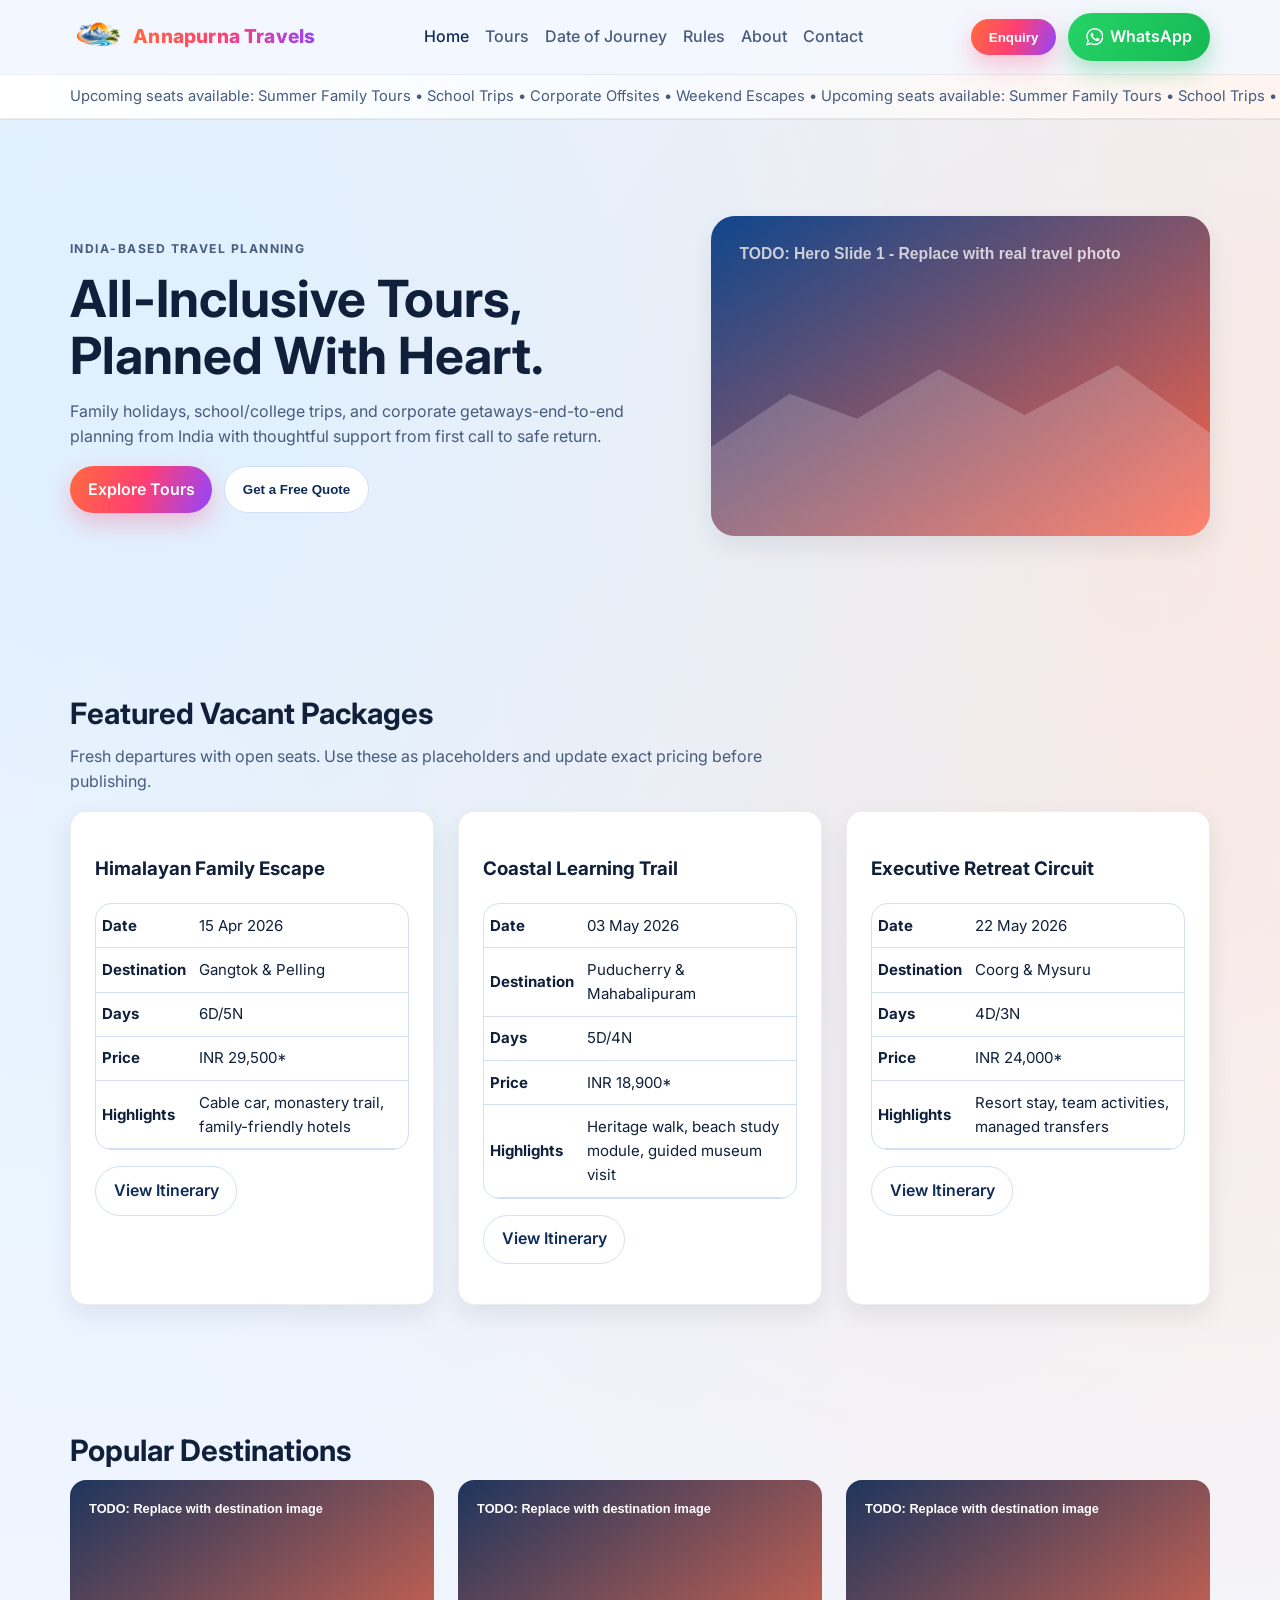
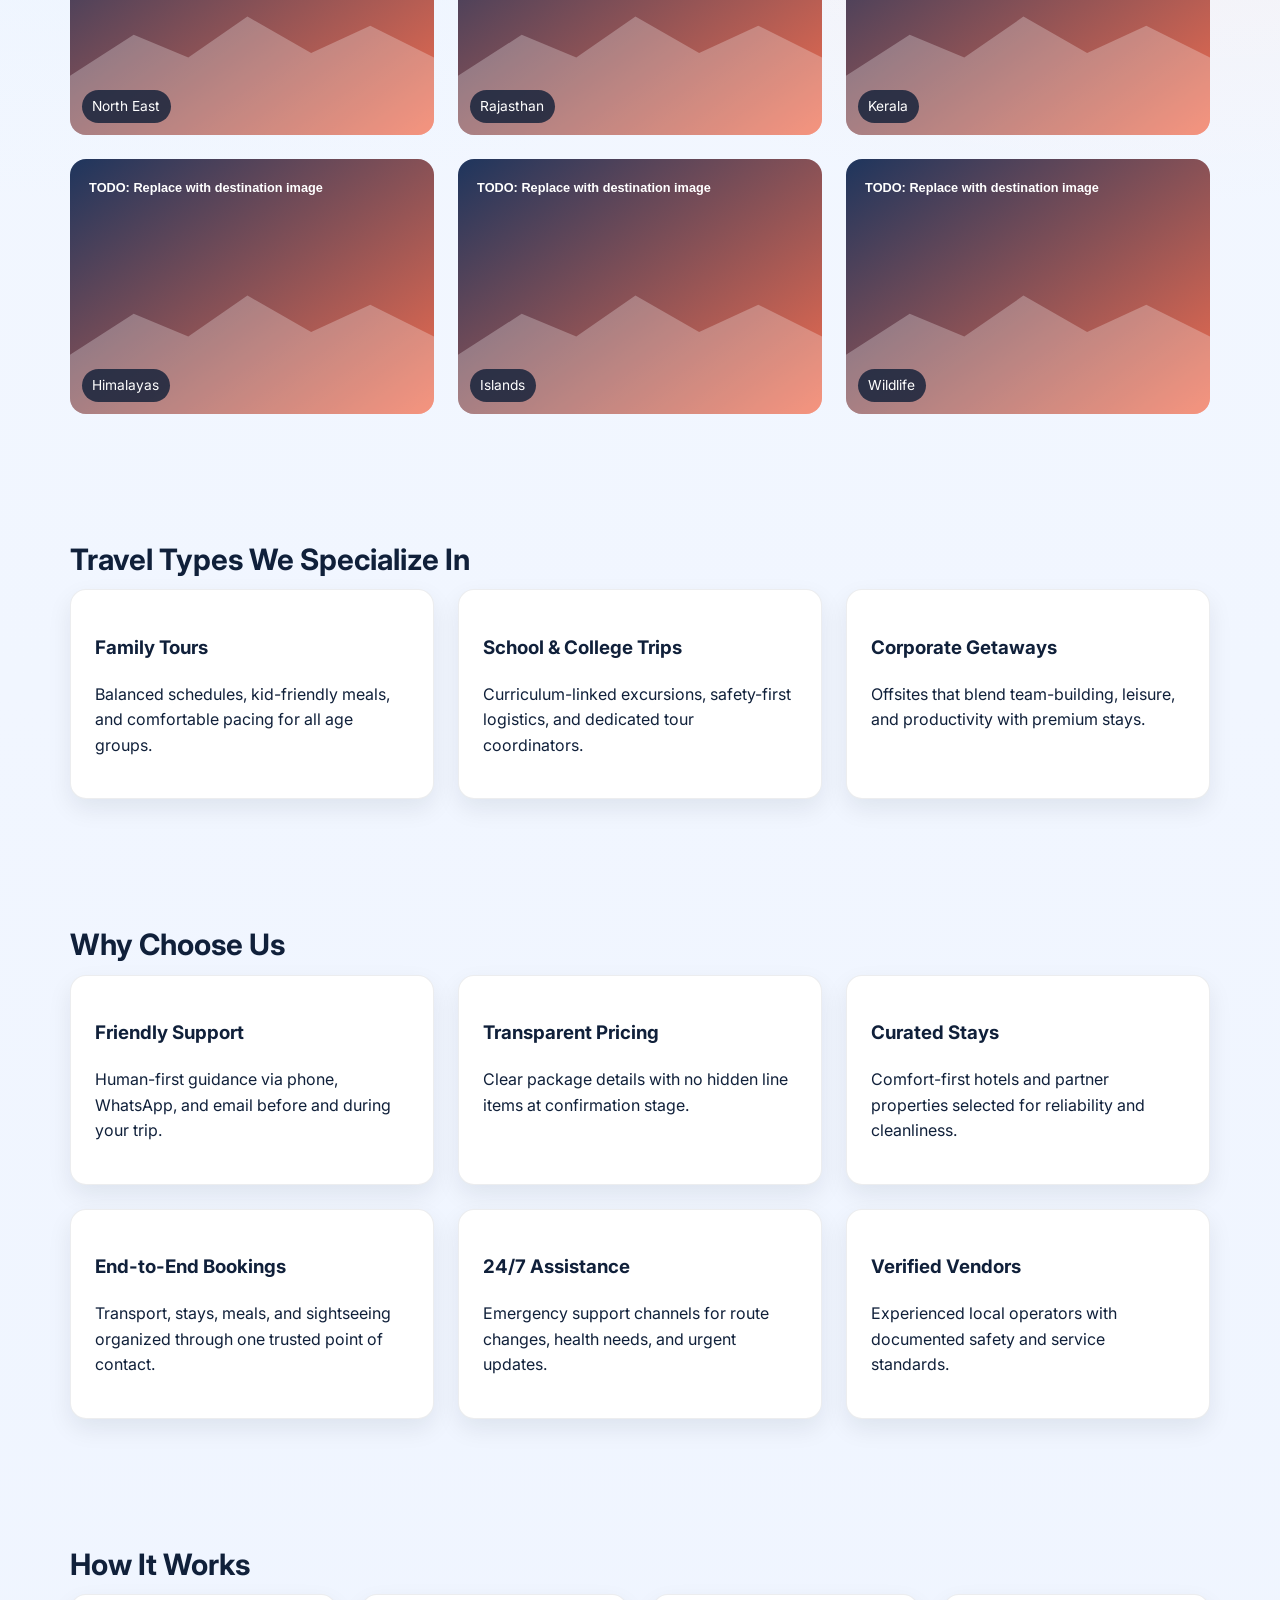
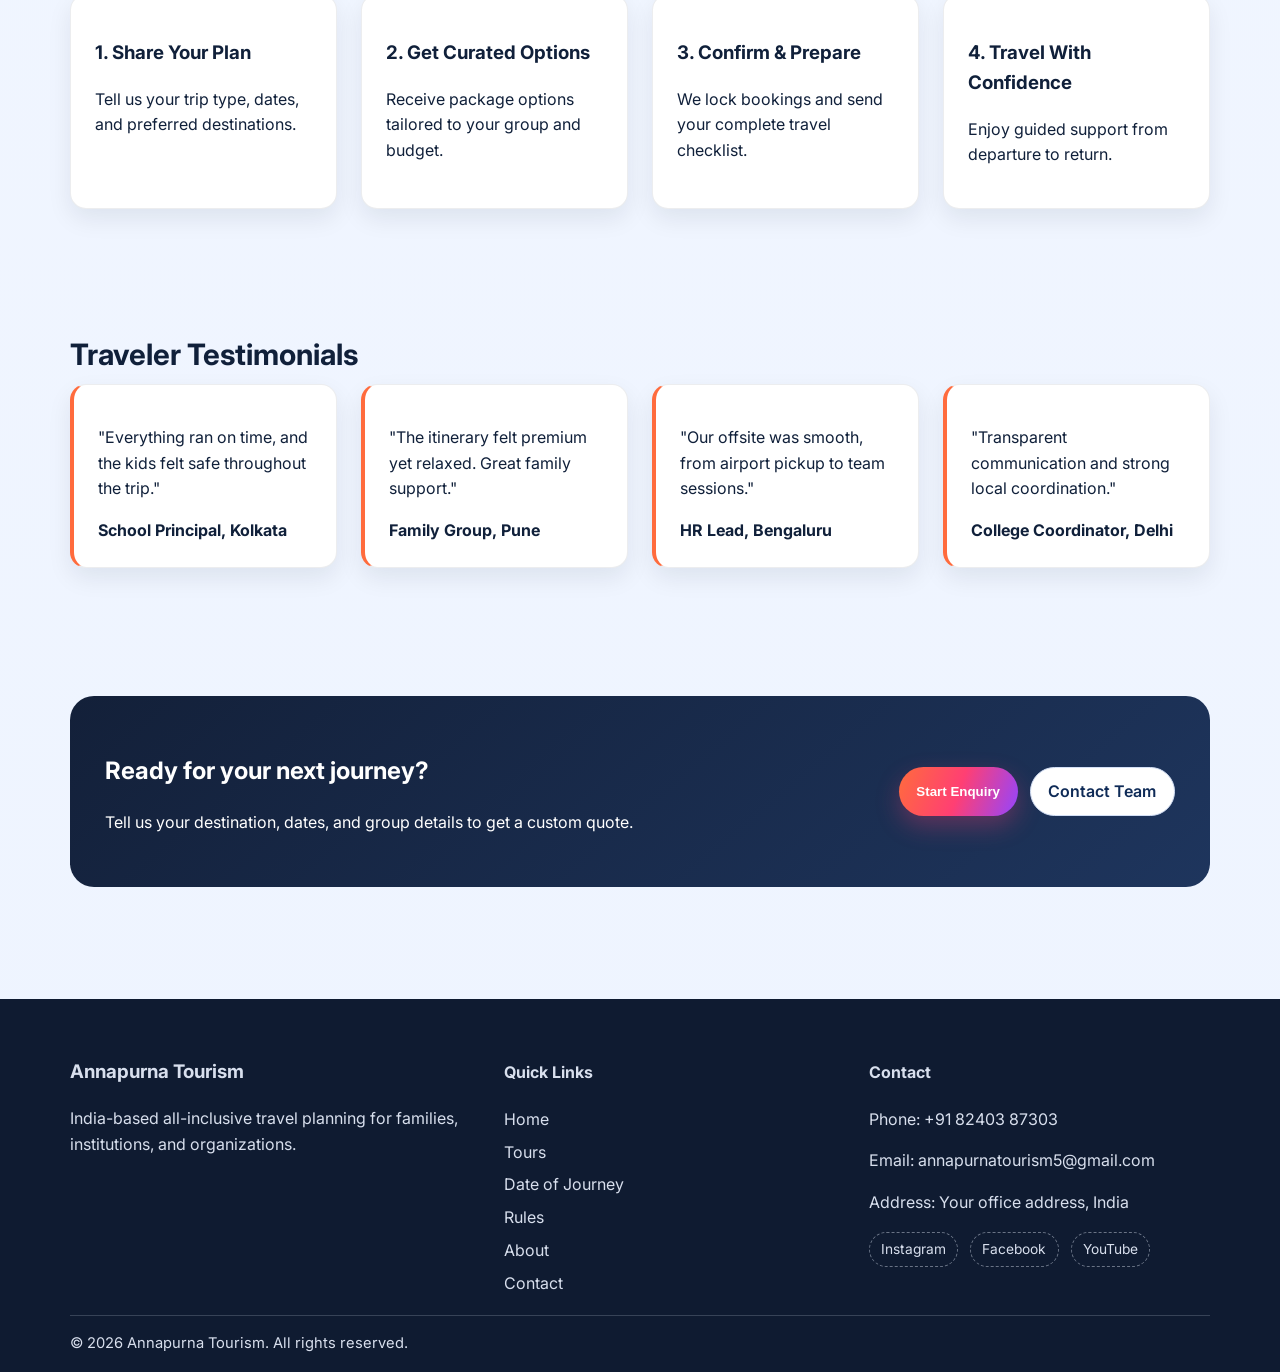
<file: index.html>
<!DOCTYPE html>
<html lang="en">
  <head>
    <meta charset="UTF-8" />
    <meta name="viewport" content="width=device-width, initial-scale=1.0" />
    <title>Annapurna Tourism | All-Inclusive Tours from India</title>
    <meta
      name="description"
      content="Annapurna Tourism plans family holidays, school and college trips, and corporate getaways with complete end-to-end support."
    />
    <link rel="preconnect" href="https://fonts.googleapis.com" />
    <link rel="preconnect" href="https://fonts.gstatic.com" crossorigin />
    <link href="https://fonts.googleapis.com/css2?family=Inter:wght@400;500;600;700;800&display=swap" rel="stylesheet" />
    <link rel="stylesheet" href="assets/css/styles.css" />
  </head>
  <body>
    <a class="skip-link" href="#main">Skip to content</a>
    <header class="site-header">
      <div class="container header-inner">
        <a class="brand" href="index.html"><img class="logo-image" src="assets/images/logo-final.png" alt="Annapurna Tourism logo" /><span class="brand-name">Annapurna Travels</span></a>
        <button class="nav-toggle" aria-label="Toggle menu" aria-expanded="false" aria-controls="primaryMenu">
          <span></span>
        </button>
        <nav id="primaryMenu" class="site-nav" aria-label="Primary navigation">
          <ul class="nav-list">
            <li><a class="nav-link active" href="index.html">Home</a></li>
            <li><a class="nav-link" href="tours.html">Tours</a></li>
            <li><a class="nav-link" href="date-of-journey.html">Date of Journey</a></li>
            <li><a class="nav-link" href="rules.html">Rules</a></li>
            <li><a class="nav-link" href="about.html">About</a></li>
            <li><a class="nav-link" href="contact.html">Contact</a></li>
          </ul>
        </nav>
        <div class="header-actions">
          <button class="btn btn-primary" data-open-enquiry>Enquiry</button>
          <!-- TODO: Replace with your real WhatsApp number -->
          <a class="btn btn-whatsapp whatsapp-link" href="https://wa.me/918240387303" target="_blank" rel="noopener" aria-label="Chat on WhatsApp"><svg class="wa-icon" viewBox="0 0 24 24" aria-hidden="true" focusable="false"><path fill="currentColor" d="M20.52 3.48A11.86 11.86 0 0012.07 0C5.62 0 .38 5.25.38 11.71c0 2.06.54 4.07 1.56 5.85L0 24l6.63-1.9a11.7 11.7 0 005.44 1.39h.01c6.45 0 11.69-5.25 11.69-11.71 0-3.12-1.22-6.05-3.25-8.3Zm-8.45 18.02h-.01a9.7 9.7 0 01-4.95-1.36l-.35-.21-3.93 1.13 1.15-3.83-.23-.39a9.73 9.73 0 01-1.49-5.13C2.26 6.34 6.7 1.9 12.07 1.9c2.58 0 5 1.01 6.82 2.84a9.74 9.74 0 012.82 6.94c0 5.37-4.35 9.72-9.64 9.82Zm5.33-7.23c-.29-.15-1.7-.84-1.97-.94-.26-.1-.45-.15-.64.15-.19.29-.73.94-.9 1.13-.16.2-.33.22-.62.08-.29-.15-1.2-.44-2.29-1.4-.85-.75-1.42-1.67-1.59-1.95-.17-.29-.02-.45.13-.6.13-.13.29-.34.44-.51.15-.17.2-.29.29-.49.1-.2.05-.37-.02-.52-.08-.15-.64-1.56-.88-2.14-.23-.56-.47-.48-.64-.49h-.55c-.2 0-.52.07-.8.37-.27.29-1.05 1.03-1.05 2.52 0 1.49 1.08 2.92 1.23 3.12.15.2 2.12 3.24 5.14 4.54.72.31 1.28.49 1.72.63.72.23 1.38.2 1.9.12.58-.09 1.7-.69 1.94-1.36.24-.67.24-1.24.17-1.36-.07-.12-.26-.2-.55-.35Z"/></svg><span>WhatsApp</span></a>
        </div>
      </div>
      <div class="announcement" aria-label="Latest availability">
        <div class="container">
          <div class="announcement-track">
            Upcoming seats available: Summer Family Tours • School Trips • Corporate Offsites • Weekend Escapes • Upcoming seats available: Summer Family Tours • School Trips • Corporate Offsites • Weekend Escapes
          </div>
        </div>
      </div>
    </header>

    <main id="main">
      <section class="hero">
        <div class="container hero-grid">
          <div class="reveal">
            <p class="kicker">India-based travel planning</p>
            <h1>All-Inclusive Tours, Planned With Heart.</h1>
            <p>
              Family holidays, school/college trips, and corporate getaways-end-to-end planning from India with thoughtful support from first call to safe return.
            </p>
            <div class="hero-actions">
              <a class="btn btn-primary" href="tours.html">Explore Tours</a>
              <button class="btn btn-secondary" data-open-enquiry>Get a Free Quote</button>
            </div>
          </div>
          <div class="hero-media reveal">
            <!-- TODO: Replace these 5 placeholder slide images with real hero photos -->
            <img
              id="heroRotator"
              src="assets/images/hero-slide-1.svg"
              alt="Premium travel moment slideshow"
              data-slides="assets/images/hero-slide-1.svg,assets/images/hero-slide-2.svg,assets/images/hero-slide-3.svg,assets/images/hero-slide-4.svg,assets/images/hero-slide-5.svg"
            />
          </div>
        </div>
      </section>

      <section class="section">
        <div class="container">
          <h2 class="section-title">Featured Vacant Packages</h2>
          <p class="section-lead">Fresh departures with open seats. Use these as placeholders and update exact pricing before publishing.</p>
          <div class="card-grid cols-3">
            <article class="card reveal">
              <h3>Himalayan Family Escape</h3>
              <div class="table-wrap">
                <table class="featured-table">
                  <tr><th>Date</th><td>15 Apr 2026</td></tr>
                  <tr><th>Destination</th><td>Gangtok &amp; Pelling</td></tr>
                  <tr><th>Days</th><td>6D/5N</td></tr>
                  <tr><th>Price</th><td>INR 29,500*</td></tr>
                  <tr><th>Highlights</th><td>Cable car, monastery trail, family-friendly hotels</td></tr>
                </table>
              </div>
              <p><a class="btn btn-secondary" href="itinerary.html">View Itinerary</a></p>
            </article>
            <article class="card reveal">
              <h3>Coastal Learning Trail</h3>
              <div class="table-wrap">
                <table class="featured-table">
                  <tr><th>Date</th><td>03 May 2026</td></tr>
                  <tr><th>Destination</th><td>Puducherry &amp; Mahabalipuram</td></tr>
                  <tr><th>Days</th><td>5D/4N</td></tr>
                  <tr><th>Price</th><td>INR 18,900*</td></tr>
                  <tr><th>Highlights</th><td>Heritage walk, beach study module, guided museum visit</td></tr>
                </table>
              </div>
              <p><a class="btn btn-secondary" href="itinerary.html">View Itinerary</a></p>
            </article>
            <article class="card reveal">
              <h3>Executive Retreat Circuit</h3>
              <div class="table-wrap">
                <table class="featured-table">
                  <tr><th>Date</th><td>22 May 2026</td></tr>
                  <tr><th>Destination</th><td>Coorg &amp; Mysuru</td></tr>
                  <tr><th>Days</th><td>4D/3N</td></tr>
                  <tr><th>Price</th><td>INR 24,000*</td></tr>
                  <tr><th>Highlights</th><td>Resort stay, team activities, managed transfers</td></tr>
                </table>
              </div>
              <p><a class="btn btn-secondary" href="itinerary.html">View Itinerary</a></p>
            </article>
          </div>
        </div>
      </section>

      <section class="section">
        <div class="container">
          <h2 class="section-title">Popular Destinations</h2>
          <div class="card-grid cols-3">
            <a class="destination-card reveal" href="tours.html"><img src="assets/images/destination-1.svg" alt="Misty hill town and mountain landscape" /><span>North East</span></a>
            <a class="destination-card reveal" href="tours.html"><img src="assets/images/destination-2.svg" alt="Historic desert fort and cultural market" /><span>Rajasthan</span></a>
            <a class="destination-card reveal" href="tours.html"><img src="assets/images/destination-3.svg" alt="Tropical coastline and palm trees" /><span>Kerala</span></a>
            <a class="destination-card reveal" href="tours.html"><img src="assets/images/destination-4.svg" alt="Snow-capped peaks and valley views" /><span>Himalayas</span></a>
            <a class="destination-card reveal" href="tours.html"><img src="assets/images/destination-5.svg" alt="Island shore with clear water" /><span>Islands</span></a>
            <a class="destination-card reveal" href="tours.html"><img src="assets/images/destination-6.svg" alt="Forest trails and eco camps" /><span>Wildlife</span></a>
          </div>
        </div>
      </section>

      <section class="section">
        <div class="container">
          <h2 class="section-title">Travel Types We Specialize In</h2>
          <div class="card-grid cols-3">
            <article class="card reveal">
              <h3>Family Tours</h3>
              <p>Balanced schedules, kid-friendly meals, and comfortable pacing for all age groups.</p>
            </article>
            <article class="card reveal">
              <h3>School &amp; College Trips</h3>
              <p>Curriculum-linked excursions, safety-first logistics, and dedicated tour coordinators.</p>
            </article>
            <article class="card reveal">
              <h3>Corporate Getaways</h3>
              <p>Offsites that blend team-building, leisure, and productivity with premium stays.</p>
            </article>
          </div>
        </div>
      </section>

      <section class="section">
        <div class="container">
          <h2 class="section-title">Why Choose Us</h2>
          <div class="card-grid cols-3">
            <article class="card reveal"><h3>Friendly Support</h3><p>Human-first guidance via phone, WhatsApp, and email before and during your trip.</p></article>
            <article class="card reveal"><h3>Transparent Pricing</h3><p>Clear package details with no hidden line items at confirmation stage.</p></article>
            <article class="card reveal"><h3>Curated Stays</h3><p>Comfort-first hotels and partner properties selected for reliability and cleanliness.</p></article>
            <article class="card reveal"><h3>End-to-End Bookings</h3><p>Transport, stays, meals, and sightseeing organized through one trusted point of contact.</p></article>
            <article class="card reveal"><h3>24/7 Assistance</h3><p>Emergency support channels for route changes, health needs, and urgent updates.</p></article>
            <article class="card reveal"><h3>Verified Vendors</h3><p>Experienced local operators with documented safety and service standards.</p></article>
          </div>
        </div>
      </section>

      <section class="section">
        <div class="container">
          <h2 class="section-title">How It Works</h2>
          <div class="card-grid cols-4">
            <article class="card reveal"><h3>1. Share Your Plan</h3><p>Tell us your trip type, dates, and preferred destinations.</p></article>
            <article class="card reveal"><h3>2. Get Curated Options</h3><p>Receive package options tailored to your group and budget.</p></article>
            <article class="card reveal"><h3>3. Confirm &amp; Prepare</h3><p>We lock bookings and send your complete travel checklist.</p></article>
            <article class="card reveal"><h3>4. Travel With Confidence</h3><p>Enjoy guided support from departure to return.</p></article>
          </div>
        </div>
      </section>

      <section class="section">
        <div class="container">
          <h2 class="section-title">Traveler Testimonials</h2>
          <div class="card-grid cols-4">
            <article class="card testimonial reveal"><p>"Everything ran on time, and the kids felt safe throughout the trip."</p><strong>School Principal, Kolkata</strong></article>
            <article class="card testimonial reveal"><p>"The itinerary felt premium yet relaxed. Great family support."</p><strong>Family Group, Pune</strong></article>
            <article class="card testimonial reveal"><p>"Our offsite was smooth, from airport pickup to team sessions."</p><strong>HR Lead, Bengaluru</strong></article>
            <article class="card testimonial reveal"><p>"Transparent communication and strong local coordination."</p><strong>College Coordinator, Delhi</strong></article>
          </div>
        </div>
      </section>

      <section class="section">
        <div class="container">
          <div class="cta-banner reveal">
            <div>
              <h2>Ready for your next journey?</h2>
              <p>Tell us your destination, dates, and group details to get a custom quote.</p>
            </div>
            <div class="hero-actions">
              <button class="btn btn-primary" data-open-enquiry>Start Enquiry</button>
              <a class="btn btn-secondary" href="contact.html">Contact Team</a>
            </div>
          </div>
        </div>
      </section>
    </main>

    <footer class="site-footer">
      <div class="container footer-grid">
        <div>
          <h3>Annapurna Tourism</h3>
          <p>India-based all-inclusive travel planning for families, institutions, and organizations.</p>
        </div>
        <div>
          <h4>Quick Links</h4>
          <ul class="footer-links">
            <li><a href="index.html">Home</a></li>
            <li><a href="tours.html">Tours</a></li>
            <li><a href="date-of-journey.html">Date of Journey</a></li>
            <li><a href="rules.html">Rules</a></li>
            <li><a href="about.html">About</a></li>
            <li><a href="contact.html">Contact</a></li>
          </ul>
        </div>
        <div>
          <h4>Contact</h4>
          <!-- TODO: Replace with real phone/email/address -->
          <p>Phone: +91 82403 87303</p>
          <p>Email: annapurnatourism5@gmail.com</p>
          <p>Address: Your office address, India</p>
          <div class="social-row">
            <span class="social-icon">Instagram</span>
            <span class="social-icon">Facebook</span>
            <span class="social-icon">YouTube</span>
          </div>
        </div>
      </div>
      <div class="container footer-bottom">© <span id="year"></span> Annapurna Tourism. All rights reserved.</div>
    </footer>

    <div class="modal" id="enquiryModal" aria-hidden="true">
      <div class="modal-card" role="dialog" aria-modal="true" aria-labelledby="modalTitle">
        <button class="modal-close" data-close-modal aria-label="Close enquiry form">×</button>
        <h2 id="modalTitle">Quick Enquiry</h2>
        <p>Share a few details and we will shape the right itinerary for your group.</p>
        <form id="quickEnquiryForm" class="field-grid">
          <div class="field-grid cols-2">
            <div class="field"><label for="q-name">Name</label><input id="q-name" name="name" required /></div>
            <div class="field"><label for="q-phone">Phone / WhatsApp</label><input id="q-phone" name="phone" required /></div>
          </div>
          <div class="field-grid cols-2">
            <div class="field"><label for="q-email">Email</label><input id="q-email" name="email" type="email" /></div>
            <div class="field"><label for="q-tripType">Trip Type</label><select id="q-tripType" name="tripType"><option>Family</option><option>School &amp; College</option><option>Corporate</option></select></div>
          </div>
          <div class="field-grid cols-2">
            <div class="field"><label for="q-destination">Destination</label><input id="q-destination" name="destination" /></div>
            <div class="field"><label for="q-dates">Dates</label><input id="q-dates" name="dates" placeholder="e.g. 12-16 June 2026" /></div>
          </div>
          <div class="field-grid cols-2">
            <div class="field"><label for="q-travelers">Travelers</label><input id="q-travelers" name="travelers" /></div>
            <div class="field"><label for="q-budget">Budget</label><input id="q-budget" name="budget" placeholder="e.g. INR 25k per person" /></div>
          </div>
          <div class="field"><label for="q-message">Message</label><textarea id="q-message" name="message" rows="3"></textarea></div>
          <button class="btn btn-primary" type="submit">Send Enquiry</button>
          <p class="success-msg" aria-live="polite"></p>
        </form>
      </div>
    </div>

    <script src="assets/js/main.js"></script>
  </body>
</html>
</file>
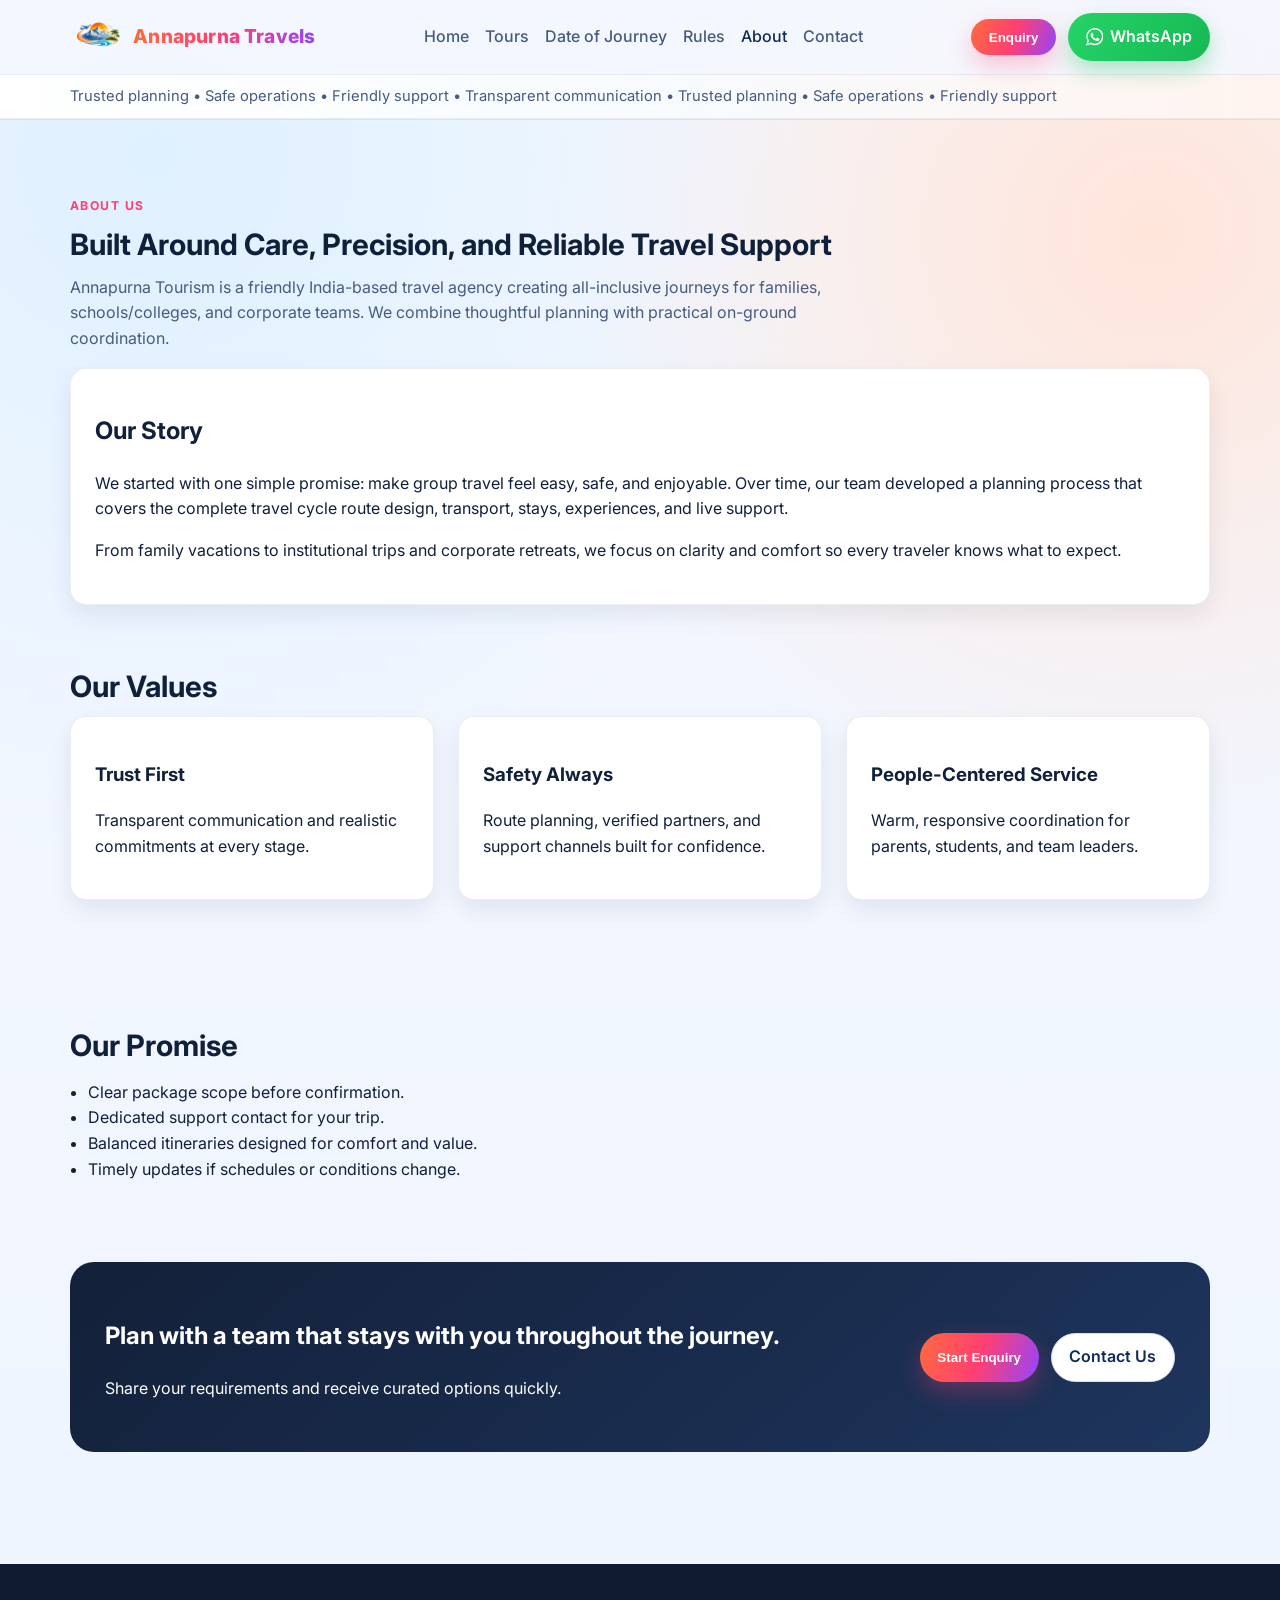
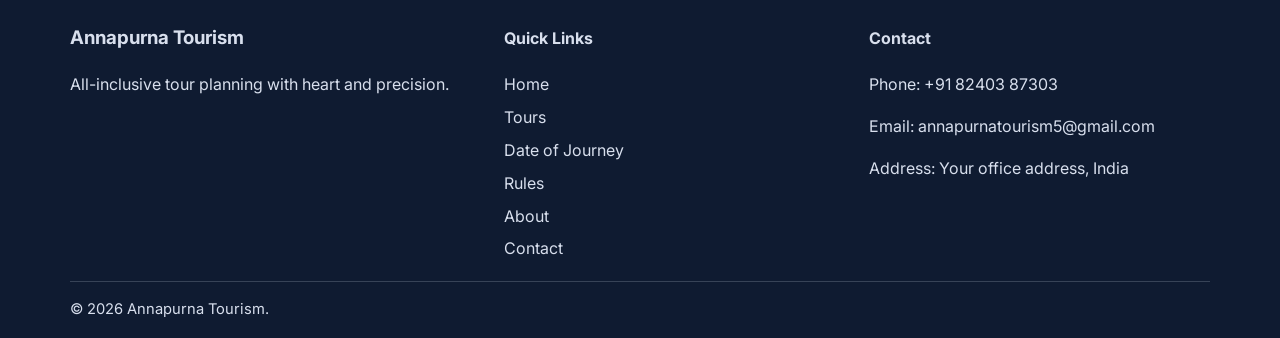
<file: about.html>
<!DOCTYPE html>
<html lang="en">
  <head>
    <meta charset="UTF-8" />
    <meta name="viewport" content="width=device-width, initial-scale=1.0" />
    <title>About | Annapurna Tourism</title>
    <meta name="description" content="Learn about Annapurna Tourism, an India-based travel agency for family, student, and corporate trips." />
    <link rel="preconnect" href="https://fonts.googleapis.com" />
    <link rel="preconnect" href="https://fonts.gstatic.com" crossorigin />
    <link href="https://fonts.googleapis.com/css2?family=Inter:wght@400;500;600;700;800&display=swap" rel="stylesheet" />
    <link rel="stylesheet" href="assets/css/styles.css" />
  </head>
  <body>
    <a class="skip-link" href="#main">Skip to content</a>
    <header class="site-header">
      <div class="container header-inner">
        <a class="brand" href="index.html"><img class="logo-image" src="assets/images/logo-final.png" alt="Annapurna Tourism logo" /><span class="brand-name">Annapurna Travels</span></a>
        <button class="nav-toggle" aria-label="Toggle menu" aria-expanded="false" aria-controls="primaryMenu"><span></span></button>
        <nav id="primaryMenu" class="site-nav" aria-label="Primary navigation"><ul class="nav-list"><li><a class="nav-link" href="index.html">Home</a></li><li><a class="nav-link" href="tours.html">Tours</a></li><li><a class="nav-link" href="date-of-journey.html">Date of Journey</a></li><li><a class="nav-link" href="rules.html">Rules</a></li><li><a class="nav-link active" href="about.html">About</a></li><li><a class="nav-link" href="contact.html">Contact</a></li></ul></nav>
        <div class="header-actions"><button class="btn btn-primary" data-open-enquiry>Enquiry</button><a class="btn btn-whatsapp whatsapp-link" href="https://wa.me/918240387303" target="_blank" rel="noopener" aria-label="Chat on WhatsApp"><svg class="wa-icon" viewBox="0 0 24 24" aria-hidden="true" focusable="false"><path fill="currentColor" d="M20.52 3.48A11.86 11.86 0 0012.07 0C5.62 0 .38 5.25.38 11.71c0 2.06.54 4.07 1.56 5.85L0 24l6.63-1.9a11.7 11.7 0 005.44 1.39h.01c6.45 0 11.69-5.25 11.69-11.71 0-3.12-1.22-6.05-3.25-8.3Zm-8.45 18.02h-.01a9.7 9.7 0 01-4.95-1.36l-.35-.21-3.93 1.13 1.15-3.83-.23-.39a9.73 9.73 0 01-1.49-5.13C2.26 6.34 6.7 1.9 12.07 1.9c2.58 0 5 1.01 6.82 2.84a9.74 9.74 0 012.82 6.94c0 5.37-4.35 9.72-9.64 9.82Zm5.33-7.23c-.29-.15-1.7-.84-1.97-.94-.26-.1-.45-.15-.64.15-.19.29-.73.94-.9 1.13-.16.2-.33.22-.62.08-.29-.15-1.2-.44-2.29-1.4-.85-.75-1.42-1.67-1.59-1.95-.17-.29-.02-.45.13-.6.13-.13.29-.34.44-.51.15-.17.2-.29.29-.49.1-.2.05-.37-.02-.52-.08-.15-.64-1.56-.88-2.14-.23-.56-.47-.48-.64-.49h-.55c-.2 0-.52.07-.8.37-.27.29-1.05 1.03-1.05 2.52 0 1.49 1.08 2.92 1.23 3.12.15.2 2.12 3.24 5.14 4.54.72.31 1.28.49 1.72.63.72.23 1.38.2 1.9.12.58-.09 1.7-.69 1.94-1.36.24-.67.24-1.24.17-1.36-.07-.12-.26-.2-.55-.35Z"/></svg><span>WhatsApp</span></a></div>
      </div>
      <div class="announcement"><div class="container"><div class="announcement-track">Trusted planning • Safe operations • Friendly support • Transparent communication • Trusted planning • Safe operations • Friendly support</div></div></div>
    </header>

    <main id="main" class="section">
      <div class="container">
        <p class="kicker">About Us</p>
        <h1 class="section-title">Built Around Care, Precision, and Reliable Travel Support</h1>
        <p class="section-lead">Annapurna Tourism is a friendly India-based travel agency creating all-inclusive journeys for families, schools/colleges, and corporate teams. We combine thoughtful planning with practical on-ground coordination.</p>

        <section class="card reveal">
          <h2>Our Story</h2>
          <p>
            We started with one simple promise: make group travel feel easy, safe, and enjoyable. Over time, our team developed a planning process that covers the complete travel cycle route design, transport, stays, experiences, and live support.
          </p>
          <p>
            From family vacations to institutional trips and corporate retreats, we focus on clarity and comfort so every traveler knows what to expect.
          </p>
        </section>

        <section class="section reveal">
          <h2 class="section-title">Our Values</h2>
          <div class="card-grid cols-3">
            <article class="card"><h3>Trust First</h3><p>Transparent communication and realistic commitments at every stage.</p></article>
            <article class="card"><h3>Safety Always</h3><p>Route planning, verified partners, and support channels built for confidence.</p></article>
            <article class="card"><h3>People-Centered Service</h3><p>Warm, responsive coordination for parents, students, and team leaders.</p></article>
          </div>
        </section>

        <section class="section reveal">
          <h2 class="section-title">Our Promise</h2>
          <ul class="promise-list">
            <li>Clear package scope before confirmation.</li>
            <li>Dedicated support contact for your trip.</li>
            <li>Balanced itineraries designed for comfort and value.</li>
            <li>Timely updates if schedules or conditions change.</li>
          </ul>
        </section>

        <div class="cta-banner reveal">
          <div>
            <h2>Plan with a team that stays with you throughout the journey.</h2>
            <p>Share your requirements and receive curated options quickly.</p>
          </div>
          <div class="hero-actions">
            <button class="btn btn-primary" data-open-enquiry>Start Enquiry</button>
            <a class="btn btn-secondary" href="contact.html">Contact Us</a>
          </div>
        </div>
      </div>
    </main>

    <footer class="site-footer">
      <div class="container footer-grid">
        <div><h3>Annapurna Tourism</h3><p>All-inclusive tour planning with heart and precision.</p></div>
        <div><h4>Quick Links</h4><ul class="footer-links"><li><a href="index.html">Home</a></li><li><a href="tours.html">Tours</a></li><li><a href="date-of-journey.html">Date of Journey</a></li><li><a href="rules.html">Rules</a></li><li><a href="about.html">About</a></li><li><a href="contact.html">Contact</a></li></ul></div>
        <div><h4>Contact</h4><p>Phone: +91 82403 87303</p><p>Email: annapurnatourism5@gmail.com</p><p>Address: Your office address, India</p></div>
      </div>
      <div class="container footer-bottom">© <span id="year"></span> Annapurna Tourism.</div>
    </footer>

    <div class="modal" id="enquiryModal" aria-hidden="true">
      <div class="modal-card" role="dialog" aria-modal="true" aria-labelledby="modalTitle">
        <button class="modal-close" data-close-modal aria-label="Close enquiry form">×</button>
        <h2 id="modalTitle">Quick Enquiry</h2>
        <form id="quickEnquiryForm" class="field-grid">
          <div class="field-grid cols-2"><div class="field"><label for="q-name">Name</label><input id="q-name" name="name" required /></div><div class="field"><label for="q-phone">Phone / WhatsApp</label><input id="q-phone" name="phone" required /></div></div>
          <div class="field-grid cols-2"><div class="field"><label for="q-email">Email</label><input id="q-email" name="email" type="email" /></div><div class="field"><label for="q-tripType">Trip Type</label><select id="q-tripType" name="tripType"><option>Family</option><option>School &amp; College</option><option>Corporate</option></select></div></div>
          <button class="btn btn-primary" type="submit">Send Enquiry</button>
          <p class="success-msg" aria-live="polite"></p>
        </form>
      </div>
    </div>

    <script src="assets/js/main.js"></script>
  </body>
</html>
</file>
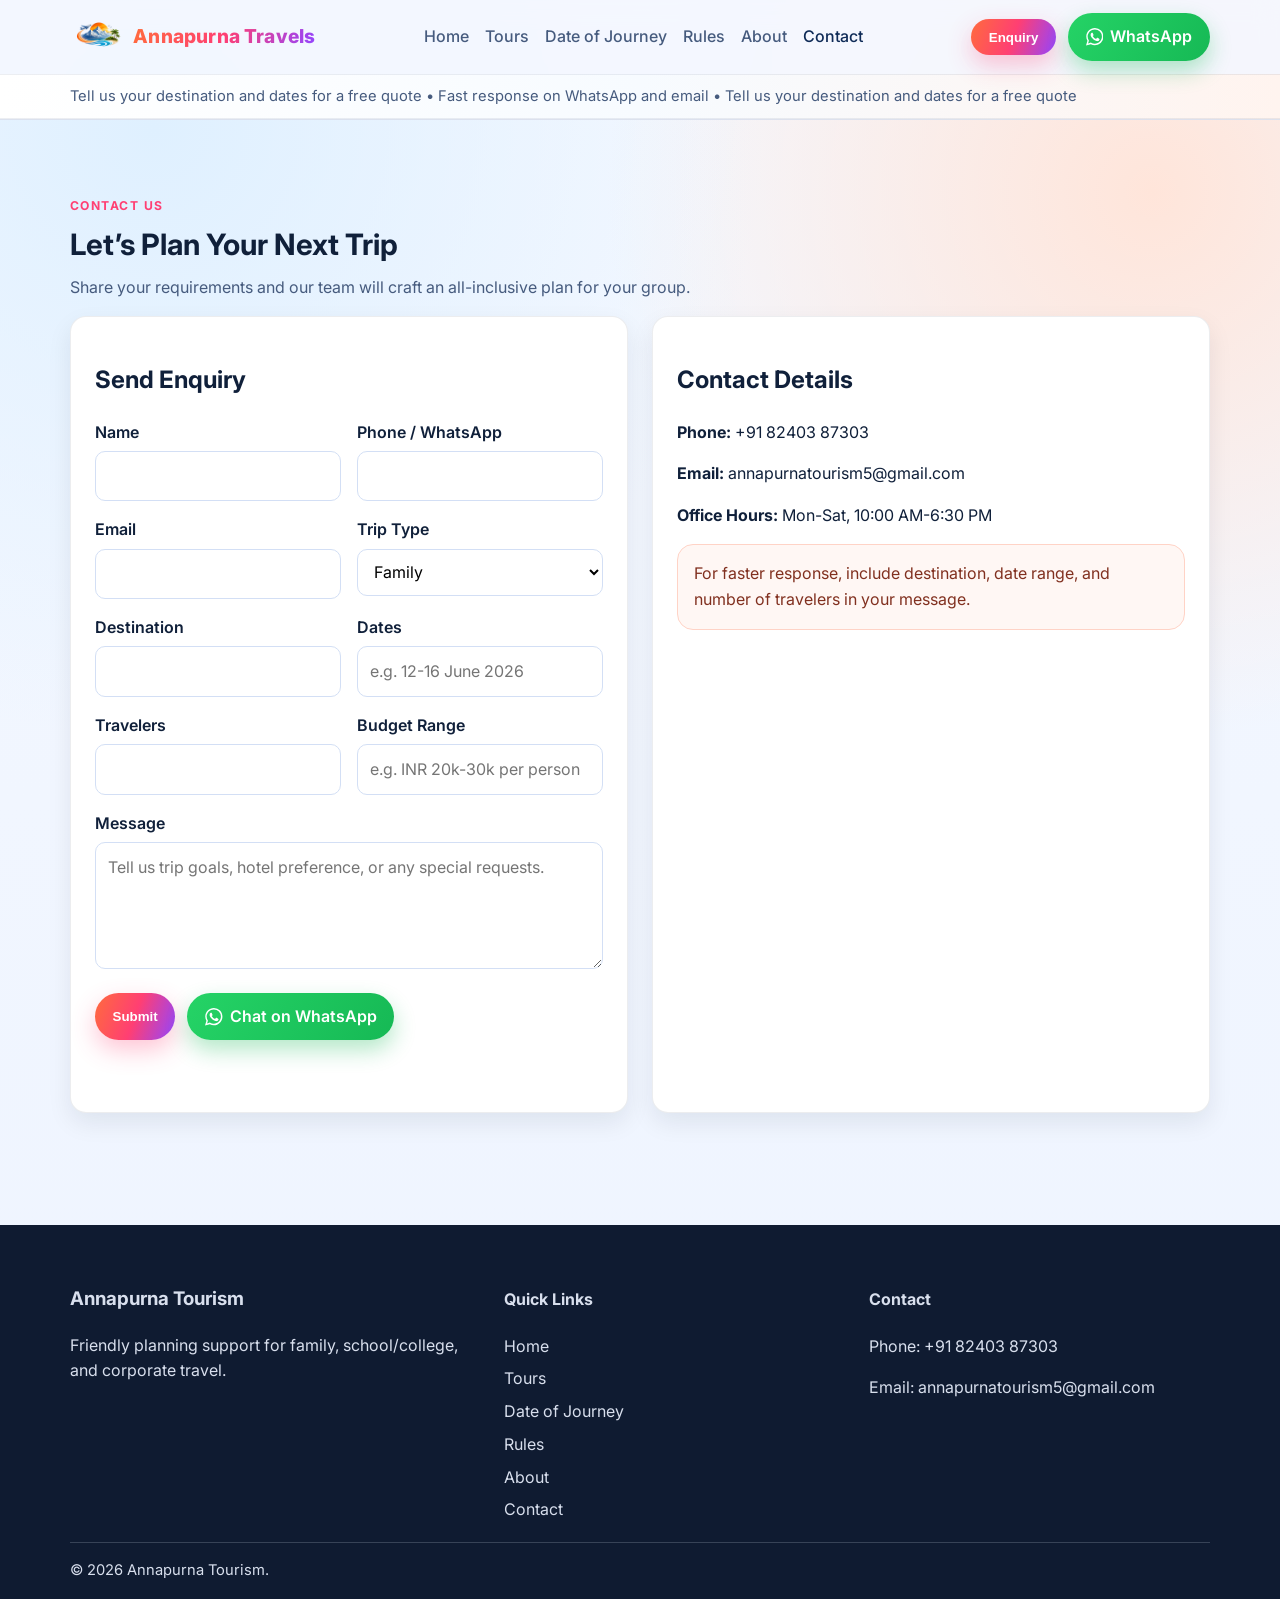
<file: contact.html>
<!DOCTYPE html>
<html lang="en">
  <head>
    <meta charset="UTF-8" />
    <meta name="viewport" content="width=device-width, initial-scale=1.0" />
    <title>Contact | Annapurna Tourism</title>
    <meta name="description" content="Contact Annapurna Tourism and send your enquiry for family, school, or corporate tours." />
    <link rel="preconnect" href="https://fonts.googleapis.com" />
    <link rel="preconnect" href="https://fonts.gstatic.com" crossorigin />
    <link href="https://fonts.googleapis.com/css2?family=Inter:wght@400;500;600;700;800&display=swap" rel="stylesheet" />
    <link rel="stylesheet" href="assets/css/styles.css" />
  </head>
  <body>
    <a class="skip-link" href="#main">Skip to content</a>
    <header class="site-header">
      <div class="container header-inner">
        <a class="brand" href="index.html"><img class="logo-image" src="assets/images/logo-final.png" alt="Annapurna Tourism logo" /><span class="brand-name">Annapurna Travels</span></a>
        <button class="nav-toggle" aria-label="Toggle menu" aria-expanded="false" aria-controls="primaryMenu"><span></span></button>
        <nav id="primaryMenu" class="site-nav" aria-label="Primary navigation"><ul class="nav-list"><li><a class="nav-link" href="index.html">Home</a></li><li><a class="nav-link" href="tours.html">Tours</a></li><li><a class="nav-link" href="date-of-journey.html">Date of Journey</a></li><li><a class="nav-link" href="rules.html">Rules</a></li><li><a class="nav-link" href="about.html">About</a></li><li><a class="nav-link active" href="contact.html">Contact</a></li></ul></nav>
        <div class="header-actions"><button class="btn btn-primary" data-open-enquiry>Enquiry</button><a class="btn btn-whatsapp whatsapp-link" href="https://wa.me/918240387303" target="_blank" rel="noopener" aria-label="Chat on WhatsApp"><svg class="wa-icon" viewBox="0 0 24 24" aria-hidden="true" focusable="false"><path fill="currentColor" d="M20.52 3.48A11.86 11.86 0 0012.07 0C5.62 0 .38 5.25.38 11.71c0 2.06.54 4.07 1.56 5.85L0 24l6.63-1.9a11.7 11.7 0 005.44 1.39h.01c6.45 0 11.69-5.25 11.69-11.71 0-3.12-1.22-6.05-3.25-8.3Zm-8.45 18.02h-.01a9.7 9.7 0 01-4.95-1.36l-.35-.21-3.93 1.13 1.15-3.83-.23-.39a9.73 9.73 0 01-1.49-5.13C2.26 6.34 6.7 1.9 12.07 1.9c2.58 0 5 1.01 6.82 2.84a9.74 9.74 0 012.82 6.94c0 5.37-4.35 9.72-9.64 9.82Zm5.33-7.23c-.29-.15-1.7-.84-1.97-.94-.26-.1-.45-.15-.64.15-.19.29-.73.94-.9 1.13-.16.2-.33.22-.62.08-.29-.15-1.2-.44-2.29-1.4-.85-.75-1.42-1.67-1.59-1.95-.17-.29-.02-.45.13-.6.13-.13.29-.34.44-.51.15-.17.2-.29.29-.49.1-.2.05-.37-.02-.52-.08-.15-.64-1.56-.88-2.14-.23-.56-.47-.48-.64-.49h-.55c-.2 0-.52.07-.8.37-.27.29-1.05 1.03-1.05 2.52 0 1.49 1.08 2.92 1.23 3.12.15.2 2.12 3.24 5.14 4.54.72.31 1.28.49 1.72.63.72.23 1.38.2 1.9.12.58-.09 1.7-.69 1.94-1.36.24-.67.24-1.24.17-1.36-.07-.12-.26-.2-.55-.35Z"/></svg><span>WhatsApp</span></a></div>
      </div>
      <div class="announcement"><div class="container"><div class="announcement-track">Tell us your destination and dates for a free quote • Fast response on WhatsApp and email • Tell us your destination and dates for a free quote</div></div></div>
    </header>

    <main id="main" class="section">
      <div class="container">
        <p class="kicker">Contact Us</p>
        <h1 class="section-title">Let’s Plan Your Next Trip</h1>
        <p class="section-lead">Share your requirements and our team will craft an all-inclusive plan for your group.</p>

        <div class="card-grid cols-2">
          <section class="card reveal">
            <h2>Send Enquiry</h2>
            <form id="contactForm" class="field-grid" novalidate>
              <div class="field-grid cols-2">
                <div class="field"><label for="name">Name</label><input id="name" name="name" required /></div>
                <div class="field"><label for="phone">Phone / WhatsApp</label><input id="phone" name="phone" required /></div>
              </div>
              <div class="field-grid cols-2">
                <div class="field"><label for="email">Email</label><input id="email" name="email" type="email" /></div>
                <div class="field">
                  <label for="tripType">Trip Type</label>
                  <select id="tripType" name="tripType">
                    <option>Family</option>
                    <option>School &amp; College</option>
                    <option>Corporate</option>
                  </select>
                </div>
              </div>
              <div class="field-grid cols-2">
                <div class="field"><label for="destination">Destination</label><input id="destination" name="destination" required /></div>
                <div class="field"><label for="dates">Dates</label><input id="dates" name="dates" placeholder="e.g. 12-16 June 2026" required /></div>
              </div>
              <div class="field-grid cols-2">
                <div class="field"><label for="travelers">Travelers</label><input id="travelers" name="travelers" /></div>
                <div class="field"><label for="budget">Budget Range</label><input id="budget" name="budget" placeholder="e.g. INR 20k-30k per person" /></div>
              </div>
              <div class="field"><label for="message">Message</label><textarea id="message" name="message" rows="4" placeholder="Tell us trip goals, hotel preference, or any special requests."></textarea></div>
              <div class="hero-actions">
                <button class="btn btn-primary" type="submit">Submit</button>
                <!-- TODO: Replace with your real WhatsApp number in JS and this fallback link -->
                <a id="whatsappChat" class="btn btn-whatsapp whatsapp-link" href="https://wa.me/918240387303?text=Hi%20Annapurna%20Tourism%2C%20I%27d%20like%20a%20quote%20for%20my%20trip." target="_blank" rel="noopener" aria-label="Chat on WhatsApp"><svg class="wa-icon" viewBox="0 0 24 24" aria-hidden="true" focusable="false"><path fill="currentColor" d="M20.52 3.48A11.86 11.86 0 0012.07 0C5.62 0 .38 5.25.38 11.71c0 2.06.54 4.07 1.56 5.85L0 24l6.63-1.9a11.7 11.7 0 005.44 1.39h.01c6.45 0 11.69-5.25 11.69-11.71 0-3.12-1.22-6.05-3.25-8.3Zm-8.45 18.02h-.01a9.7 9.7 0 01-4.95-1.36l-.35-.21-3.93 1.13 1.15-3.83-.23-.39a9.73 9.73 0 01-1.49-5.13C2.26 6.34 6.7 1.9 12.07 1.9c2.58 0 5 1.01 6.82 2.84a9.74 9.74 0 012.82 6.94c0 5.37-4.35 9.72-9.64 9.82Zm5.33-7.23c-.29-.15-1.7-.84-1.97-.94-.26-.1-.45-.15-.64.15-.19.29-.73.94-.9 1.13-.16.2-.33.22-.62.08-.29-.15-1.2-.44-2.29-1.4-.85-.75-1.42-1.67-1.59-1.95-.17-.29-.02-.45.13-.6.13-.13.29-.34.44-.51.15-.17.2-.29.29-.49.1-.2.05-.37-.02-.52-.08-.15-.64-1.56-.88-2.14-.23-.56-.47-.48-.64-.49h-.55c-.2 0-.52.07-.8.37-.27.29-1.05 1.03-1.05 2.52 0 1.49 1.08 2.92 1.23 3.12.15.2 2.12 3.24 5.14 4.54.72.31 1.28.49 1.72.63.72.23 1.38.2 1.9.12.58-.09 1.7-.69 1.94-1.36.24-.67.24-1.24.17-1.36-.07-.12-.26-.2-.55-.35Z"/></svg><span>Chat on WhatsApp</span></a>
              </div>
              <p id="contactSuccess" class="success-msg" aria-live="polite"></p>
            </form>

            <!-- Optional Formspree setup:
            1) Create a Formspree form and get your endpoint.
            2) Replace the form tag with: <form action="https://formspree.io/f/YOUR_ID" method="POST">
            3) Remove or adjust the JS mailto handler in assets/js/main.js.
            -->
          </section>

          <aside class="card reveal">
            <h2>Contact Details</h2>
            <!-- TODO: Replace placeholders with your actual contact information -->
            <p><strong>Phone:</strong> +91 82403 87303</p>
            <p><strong>Email:</strong> annapurnatourism5@gmail.com</p>
            <p><strong>Office Hours:</strong> Mon-Sat, 10:00 AM-6:30 PM</p>
            <p class="callout">For faster response, include destination, date range, and number of travelers in your message.</p>
          </aside>
        </div>
      </div>
    </main>

    <footer class="site-footer">
      <div class="container footer-grid">
        <div><h3>Annapurna Tourism</h3><p>Friendly planning support for family, school/college, and corporate travel.</p></div>
        <div><h4>Quick Links</h4><ul class="footer-links"><li><a href="index.html">Home</a></li><li><a href="tours.html">Tours</a></li><li><a href="date-of-journey.html">Date of Journey</a></li><li><a href="rules.html">Rules</a></li><li><a href="about.html">About</a></li><li><a href="contact.html">Contact</a></li></ul></div>
        <div><h4>Contact</h4><p>Phone: +91 82403 87303</p><p>Email: annapurnatourism5@gmail.com</p></div>
      </div>
      <div class="container footer-bottom">© <span id="year"></span> Annapurna Tourism.</div>
    </footer>

    <div class="modal" id="enquiryModal" aria-hidden="true">
      <div class="modal-card" role="dialog" aria-modal="true" aria-labelledby="modalTitle">
        <button class="modal-close" data-close-modal aria-label="Close enquiry form">×</button>
        <h2 id="modalTitle">Quick Enquiry</h2>
        <form id="quickEnquiryForm" class="field-grid">
          <div class="field-grid cols-2"><div class="field"><label for="q-name">Name</label><input id="q-name" name="name" required /></div><div class="field"><label for="q-phone">Phone / WhatsApp</label><input id="q-phone" name="phone" required /></div></div>
          <div class="field-grid cols-2"><div class="field"><label for="q-email">Email</label><input id="q-email" name="email" type="email" /></div><div class="field"><label for="q-tripType">Trip Type</label><select id="q-tripType" name="tripType"><option>Family</option><option>School &amp; College</option><option>Corporate</option></select></div></div>
          <button class="btn btn-primary" type="submit">Send Enquiry</button>
          <p class="success-msg" aria-live="polite"></p>
        </form>
      </div>
    </div>

    <script src="assets/js/main.js"></script>
  </body>
</html>
</file>
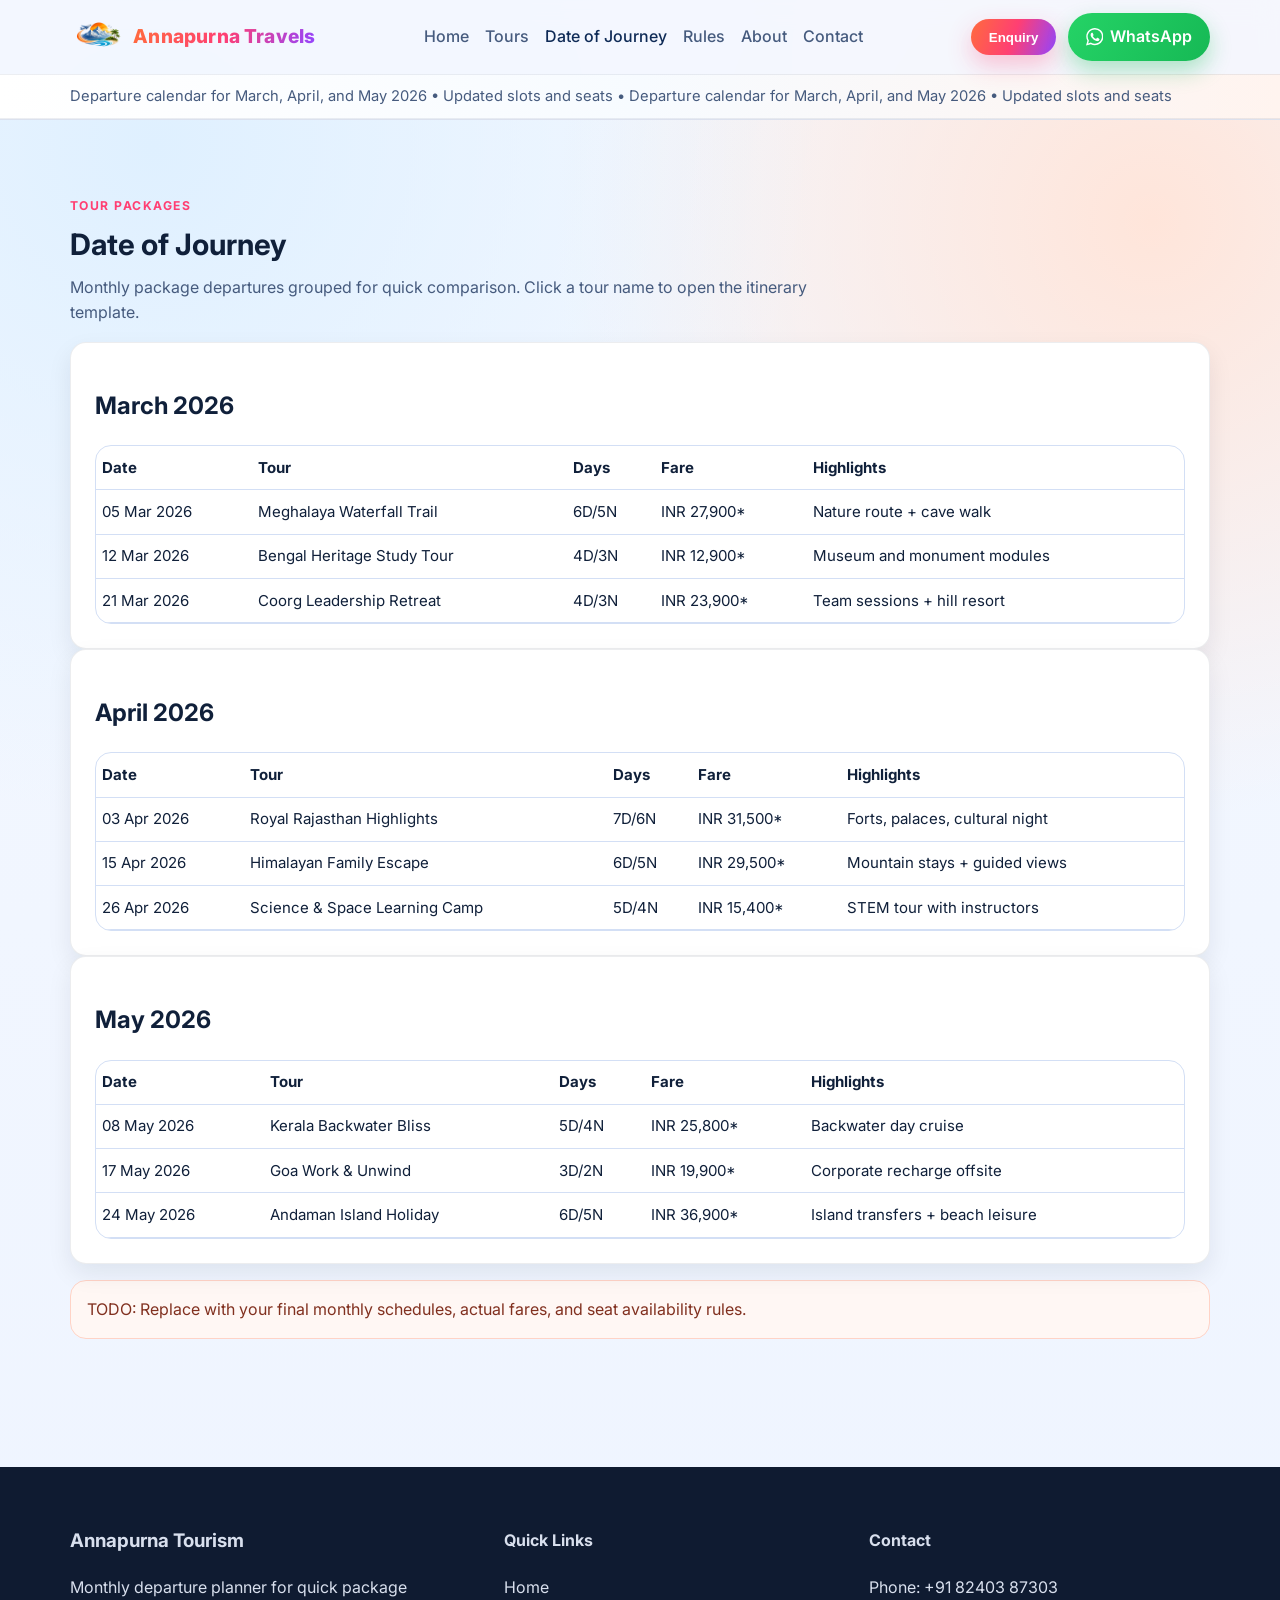
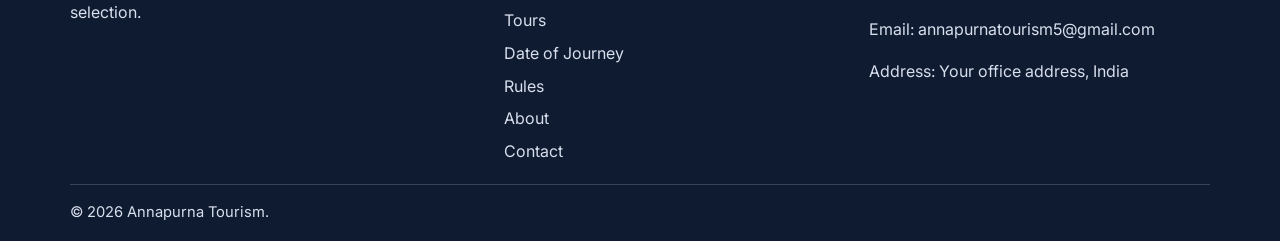
<file: date-of-journey.html>
<!DOCTYPE html>
<html lang="en">
  <head>
    <meta charset="UTF-8" />
    <meta name="viewport" content="width=device-width, initial-scale=1.0" />
    <title>Date of Journey | Annapurna Tourism</title>
    <meta name="description" content="Monthly grouped departures and fares for Annapurna Tourism packages." />
    <link rel="preconnect" href="https://fonts.googleapis.com" />
    <link rel="preconnect" href="https://fonts.gstatic.com" crossorigin />
    <link href="https://fonts.googleapis.com/css2?family=Inter:wght@400;500;600;700;800&display=swap" rel="stylesheet" />
    <link rel="stylesheet" href="assets/css/styles.css" />
  </head>
  <body>
    <a class="skip-link" href="#main">Skip to content</a>
    <header class="site-header">
      <div class="container header-inner">
        <a class="brand" href="index.html"><img class="logo-image" src="assets/images/logo-final.png" alt="Annapurna Tourism logo" /><span class="brand-name">Annapurna Travels</span></a>
        <button class="nav-toggle" aria-label="Toggle menu" aria-expanded="false" aria-controls="primaryMenu"><span></span></button>
        <nav id="primaryMenu" class="site-nav" aria-label="Primary navigation"><ul class="nav-list"><li><a class="nav-link" href="index.html">Home</a></li><li><a class="nav-link" href="tours.html">Tours</a></li><li><a class="nav-link active" href="date-of-journey.html">Date of Journey</a></li><li><a class="nav-link" href="rules.html">Rules</a></li><li><a class="nav-link" href="about.html">About</a></li><li><a class="nav-link" href="contact.html">Contact</a></li></ul></nav>
        <div class="header-actions"><button class="btn btn-primary" data-open-enquiry>Enquiry</button><a class="btn btn-whatsapp whatsapp-link" href="https://wa.me/918240387303" target="_blank" rel="noopener" aria-label="Chat on WhatsApp"><svg class="wa-icon" viewBox="0 0 24 24" aria-hidden="true" focusable="false"><path fill="currentColor" d="M20.52 3.48A11.86 11.86 0 0012.07 0C5.62 0 .38 5.25.38 11.71c0 2.06.54 4.07 1.56 5.85L0 24l6.63-1.9a11.7 11.7 0 005.44 1.39h.01c6.45 0 11.69-5.25 11.69-11.71 0-3.12-1.22-6.05-3.25-8.3Zm-8.45 18.02h-.01a9.7 9.7 0 01-4.95-1.36l-.35-.21-3.93 1.13 1.15-3.83-.23-.39a9.73 9.73 0 01-1.49-5.13C2.26 6.34 6.7 1.9 12.07 1.9c2.58 0 5 1.01 6.82 2.84a9.74 9.74 0 012.82 6.94c0 5.37-4.35 9.72-9.64 9.82Zm5.33-7.23c-.29-.15-1.7-.84-1.97-.94-.26-.1-.45-.15-.64.15-.19.29-.73.94-.9 1.13-.16.2-.33.22-.62.08-.29-.15-1.2-.44-2.29-1.4-.85-.75-1.42-1.67-1.59-1.95-.17-.29-.02-.45.13-.6.13-.13.29-.34.44-.51.15-.17.2-.29.29-.49.1-.2.05-.37-.02-.52-.08-.15-.64-1.56-.88-2.14-.23-.56-.47-.48-.64-.49h-.55c-.2 0-.52.07-.8.37-.27.29-1.05 1.03-1.05 2.52 0 1.49 1.08 2.92 1.23 3.12.15.2 2.12 3.24 5.14 4.54.72.31 1.28.49 1.72.63.72.23 1.38.2 1.9.12.58-.09 1.7-.69 1.94-1.36.24-.67.24-1.24.17-1.36-.07-.12-.26-.2-.55-.35Z"/></svg><span>WhatsApp</span></a></div>
      </div>
      <div class="announcement"><div class="container"><div class="announcement-track">Departure calendar for March, April, and May 2026 • Updated slots and seats • Departure calendar for March, April, and May 2026 • Updated slots and seats</div></div></div>
    </header>

    <main id="main" class="section">
      <div class="container">
        <p class="kicker">Tour Packages</p>
        <h1 class="section-title">Date of Journey</h1>
        <p class="section-lead">Monthly package departures grouped for quick comparison. Click a tour name to open the itinerary template.</p>

        <section class="card reveal">
          <h2>March 2026</h2>
          <div class="table-wrap">
            <table class="data-table">
              <thead><tr><th>Date</th><th>Tour</th><th>Days</th><th>Fare</th><th>Highlights</th></tr></thead>
              <tbody>
                <tr><td>05 Mar 2026</td><td><a href="itinerary.html">Meghalaya Waterfall Trail</a></td><td>6D/5N</td><td>INR 27,900*</td><td>Nature route + cave walk</td></tr>
                <tr><td>12 Mar 2026</td><td><a href="itinerary.html">Bengal Heritage Study Tour</a></td><td>4D/3N</td><td>INR 12,900*</td><td>Museum and monument modules</td></tr>
                <tr><td>21 Mar 2026</td><td><a href="itinerary.html">Coorg Leadership Retreat</a></td><td>4D/3N</td><td>INR 23,900*</td><td>Team sessions + hill resort</td></tr>
              </tbody>
            </table>
          </div>
        </section>

        <section class="card reveal">
          <h2>April 2026</h2>
          <div class="table-wrap">
            <table class="data-table">
              <thead><tr><th>Date</th><th>Tour</th><th>Days</th><th>Fare</th><th>Highlights</th></tr></thead>
              <tbody>
                <tr><td>03 Apr 2026</td><td><a href="itinerary.html">Royal Rajasthan Highlights</a></td><td>7D/6N</td><td>INR 31,500*</td><td>Forts, palaces, cultural night</td></tr>
                <tr><td>15 Apr 2026</td><td><a href="itinerary.html">Himalayan Family Escape</a></td><td>6D/5N</td><td>INR 29,500*</td><td>Mountain stays + guided views</td></tr>
                <tr><td>26 Apr 2026</td><td><a href="itinerary.html">Science &amp; Space Learning Camp</a></td><td>5D/4N</td><td>INR 15,400*</td><td>STEM tour with instructors</td></tr>
              </tbody>
            </table>
          </div>
        </section>

        <section class="card reveal">
          <h2>May 2026</h2>
          <div class="table-wrap">
            <table class="data-table">
              <thead><tr><th>Date</th><th>Tour</th><th>Days</th><th>Fare</th><th>Highlights</th></tr></thead>
              <tbody>
                <tr><td>08 May 2026</td><td><a href="itinerary.html">Kerala Backwater Bliss</a></td><td>5D/4N</td><td>INR 25,800*</td><td>Backwater day cruise</td></tr>
                <tr><td>17 May 2026</td><td><a href="itinerary.html">Goa Work &amp; Unwind</a></td><td>3D/2N</td><td>INR 19,900*</td><td>Corporate recharge offsite</td></tr>
                <tr><td>24 May 2026</td><td><a href="itinerary.html">Andaman Island Holiday</a></td><td>6D/5N</td><td>INR 36,900*</td><td>Island transfers + beach leisure</td></tr>
              </tbody>
            </table>
          </div>
        </section>

        <p class="callout">TODO: Replace with your final monthly schedules, actual fares, and seat availability rules.</p>
      </div>
    </main>

    <footer class="site-footer">
      <div class="container footer-grid">
        <div><h3>Annapurna Tourism</h3><p>Monthly departure planner for quick package selection.</p></div>
        <div><h4>Quick Links</h4><ul class="footer-links"><li><a href="index.html">Home</a></li><li><a href="tours.html">Tours</a></li><li><a href="date-of-journey.html">Date of Journey</a></li><li><a href="rules.html">Rules</a></li><li><a href="about.html">About</a></li><li><a href="contact.html">Contact</a></li></ul></div>
        <div><h4>Contact</h4><p>Phone: +91 82403 87303</p><p>Email: annapurnatourism5@gmail.com</p><p>Address: Your office address, India</p></div>
      </div>
      <div class="container footer-bottom">© <span id="year"></span> Annapurna Tourism.</div>
    </footer>

    <div class="modal" id="enquiryModal" aria-hidden="true">
      <div class="modal-card" role="dialog" aria-modal="true" aria-labelledby="modalTitle">
        <button class="modal-close" data-close-modal aria-label="Close enquiry form">×</button>
        <h2 id="modalTitle">Quick Enquiry</h2>
        <form id="quickEnquiryForm" class="field-grid">
          <div class="field-grid cols-2"><div class="field"><label for="q-name">Name</label><input id="q-name" name="name" required /></div><div class="field"><label for="q-phone">Phone / WhatsApp</label><input id="q-phone" name="phone" required /></div></div>
          <div class="field-grid cols-2"><div class="field"><label for="q-email">Email</label><input id="q-email" name="email" type="email" /></div><div class="field"><label for="q-tripType">Trip Type</label><select id="q-tripType" name="tripType"><option>Family</option><option>School &amp; College</option><option>Corporate</option></select></div></div>
          <div class="field-grid cols-2"><div class="field"><label for="q-destination">Destination</label><input id="q-destination" name="destination" /></div><div class="field"><label for="q-dates">Dates</label><input id="q-dates" name="dates" /></div></div>
          <button class="btn btn-primary" type="submit">Send Enquiry</button>
          <p class="success-msg" aria-live="polite"></p>
        </form>
      </div>
    </div>

    <script src="assets/js/main.js"></script>
  </body>
</html>
</file>
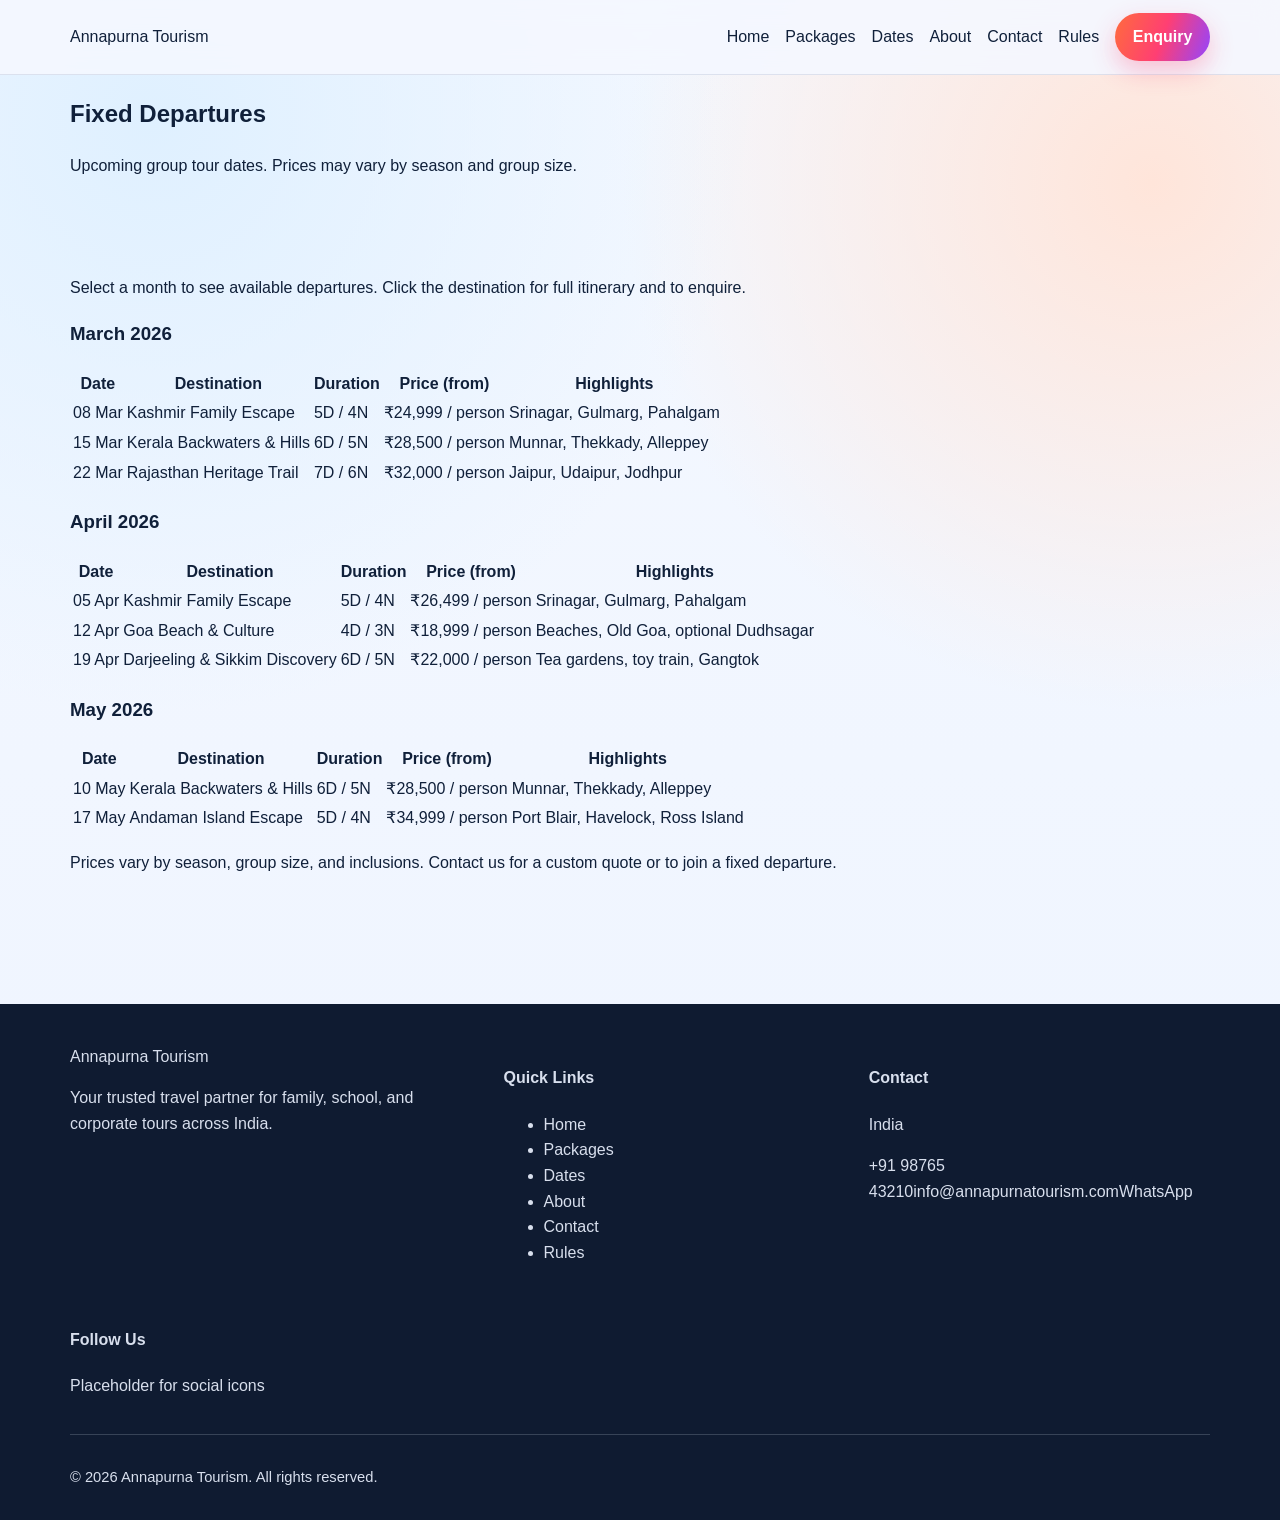
<file: dates.html>
<!DOCTYPE html>
<html lang="en">
<head>
  <meta charset="UTF-8">
  <meta name="viewport" content="width=device-width, initial-scale=1.0">
  <meta name="description" content="Fixed departures and tour dates – Annapurna Tourism. Find upcoming group tours by month.">
  <title>Dates & Fixed Departures – Annapurna Tourism</title>
  <link rel="stylesheet" href="assets/css/styles.css">
</head>
<body>
  <a href="#main" class="skip-link">Skip to main content</a>

  <header class="site-header">
    <div class="header-inner container">
      <a href="index.html" class="site-logo">Annapurna Tourism</a>
      <button type="button" class="nav-toggle" aria-label="Open menu" aria-expanded="false"><span aria-hidden="true">☰</span></button>
      <nav aria-label="Main">
        <ul class="nav-list">
          <li><a href="index.html">Home</a></li>
          <li><a href="packages.html">Packages</a></li>
          <li><a href="dates.html" aria-current="page">Dates</a></li>
          <li><a href="about.html">About</a></li>
          <li><a href="contact.html">Contact</a></li>
          <li><a href="rules.html">Rules</a></li>
          <li><a href="contact.html" class="btn btn-primary">Enquiry</a></li>
        </ul>
      </nav>
    </div>
  </header>

  <main id="main">
    <section class="page-hero">
      <div class="container">
        <h1>Fixed Departures</h1>
        <p>Upcoming group tour dates. Prices may vary by season and group size.</p>
      </div>
    </section>

    <section class="section">
      <div class="container">
        <p style="margin-bottom: var(--space-8); color: var(--color-navy-muted);">Select a month to see available departures. Click the destination for full itinerary and to enquire.</p>

        <div class="dates-month">
          <h3>March 2026</h3>
          <div class="dates-table-wrap">
            <table class="dates-table" aria-label="March 2026 departures">
              <thead><tr><th>Date</th><th>Destination</th><th>Duration</th><th>Price (from)</th><th>Highlights</th></tr></thead>
              <tbody>
                <tr><td>08 Mar</td><td><a href="itinerary.html?tour=kashmir">Kashmir Family Escape</a></td><td>5D / 4N</td><td>₹24,999 / person</td><td>Srinagar, Gulmarg, Pahalgam</td></tr>
                <tr><td>15 Mar</td><td><a href="itinerary.html?tour=kerala">Kerala Backwaters & Hills</a></td><td>6D / 5N</td><td>₹28,500 / person</td><td>Munnar, Thekkady, Alleppey</td></tr>
                <tr><td>22 Mar</td><td><a href="itinerary.html?tour=rajasthan">Rajasthan Heritage Trail</a></td><td>7D / 6N</td><td>₹32,000 / person</td><td>Jaipur, Udaipur, Jodhpur</td></tr>
              </tbody>
            </table>
          </div>
        </div>

        <div class="dates-month">
          <h3>April 2026</h3>
          <div class="dates-table-wrap">
            <table class="dates-table" aria-label="April 2026 departures">
              <thead><tr><th>Date</th><th>Destination</th><th>Duration</th><th>Price (from)</th><th>Highlights</th></tr></thead>
              <tbody>
                <tr><td>05 Apr</td><td><a href="itinerary.html?tour=kashmir">Kashmir Family Escape</a></td><td>5D / 4N</td><td>₹26,499 / person</td><td>Srinagar, Gulmarg, Pahalgam</td></tr>
                <tr><td>12 Apr</td><td><a href="itinerary.html?tour=goa">Goa Beach & Culture</a></td><td>4D / 3N</td><td>₹18,999 / person</td><td>Beaches, Old Goa, optional Dudhsagar</td></tr>
                <tr><td>19 Apr</td><td><a href="itinerary.html?tour=darjeeling">Darjeeling & Sikkim Discovery</a></td><td>6D / 5N</td><td>₹22,000 / person</td><td>Tea gardens, toy train, Gangtok</td></tr>
              </tbody>
            </table>
          </div>
        </div>

        <div class="dates-month">
          <h3>May 2026</h3>
          <div class="dates-table-wrap">
            <table class="dates-table" aria-label="May 2026 departures">
              <thead><tr><th>Date</th><th>Destination</th><th>Duration</th><th>Price (from)</th><th>Highlights</th></tr></thead>
              <tbody>
                <tr><td>10 May</td><td><a href="itinerary.html?tour=kerala">Kerala Backwaters & Hills</a></td><td>6D / 5N</td><td>₹28,500 / person</td><td>Munnar, Thekkady, Alleppey</td></tr>
                <tr><td>17 May</td><td><a href="itinerary.html?tour=andaman">Andaman Island Escape</a></td><td>5D / 4N</td><td>₹34,999 / person</td><td>Port Blair, Havelock, Ross Island</td></tr>
              </tbody>
            </table>
          </div>
        </div>

        <p class="package-disclaimer">Prices vary by season, group size, and inclusions. Contact us for a custom quote or to join a fixed departure.</p>
      </div>
    </section>
  </main>

  <footer class="site-footer">
    <div class="container">
      <div class="footer-grid">
        <div class="footer-section"><a href="index.html" class="footer-brand">Annapurna Tourism</a><p>Your trusted travel partner for family, school, and corporate tours across India.</p></div>
        <div class="footer-section"><h4>Quick Links</h4><ul><li><a href="index.html">Home</a></li><li><a href="packages.html">Packages</a></li><li><a href="dates.html">Dates</a></li><li><a href="about.html">About</a></li><li><a href="contact.html">Contact</a></li><li><a href="rules.html">Rules</a></li></ul></div>
        <div class="footer-section"><h4>Contact</h4><p>India</p><a href="tel:+919876543210">+91 98765 43210</a><a href="mailto:info@annapurnatourism.com">info@annapurnatourism.com</a><a href="https://wa.me/919876543210" target="_blank" rel="noopener noreferrer">WhatsApp</a></div>
        <div class="footer-section"><h4>Follow Us</h4><p>Placeholder for social icons</p></div>
      </div>
      <div class="footer-bottom"><p>&copy; <span id="year"></span> Annapurna Tourism. All rights reserved.</p></div>
    </div>
  </footer>

  <script src="assets/js/main.js"></script>
</body>
</html>
</file>
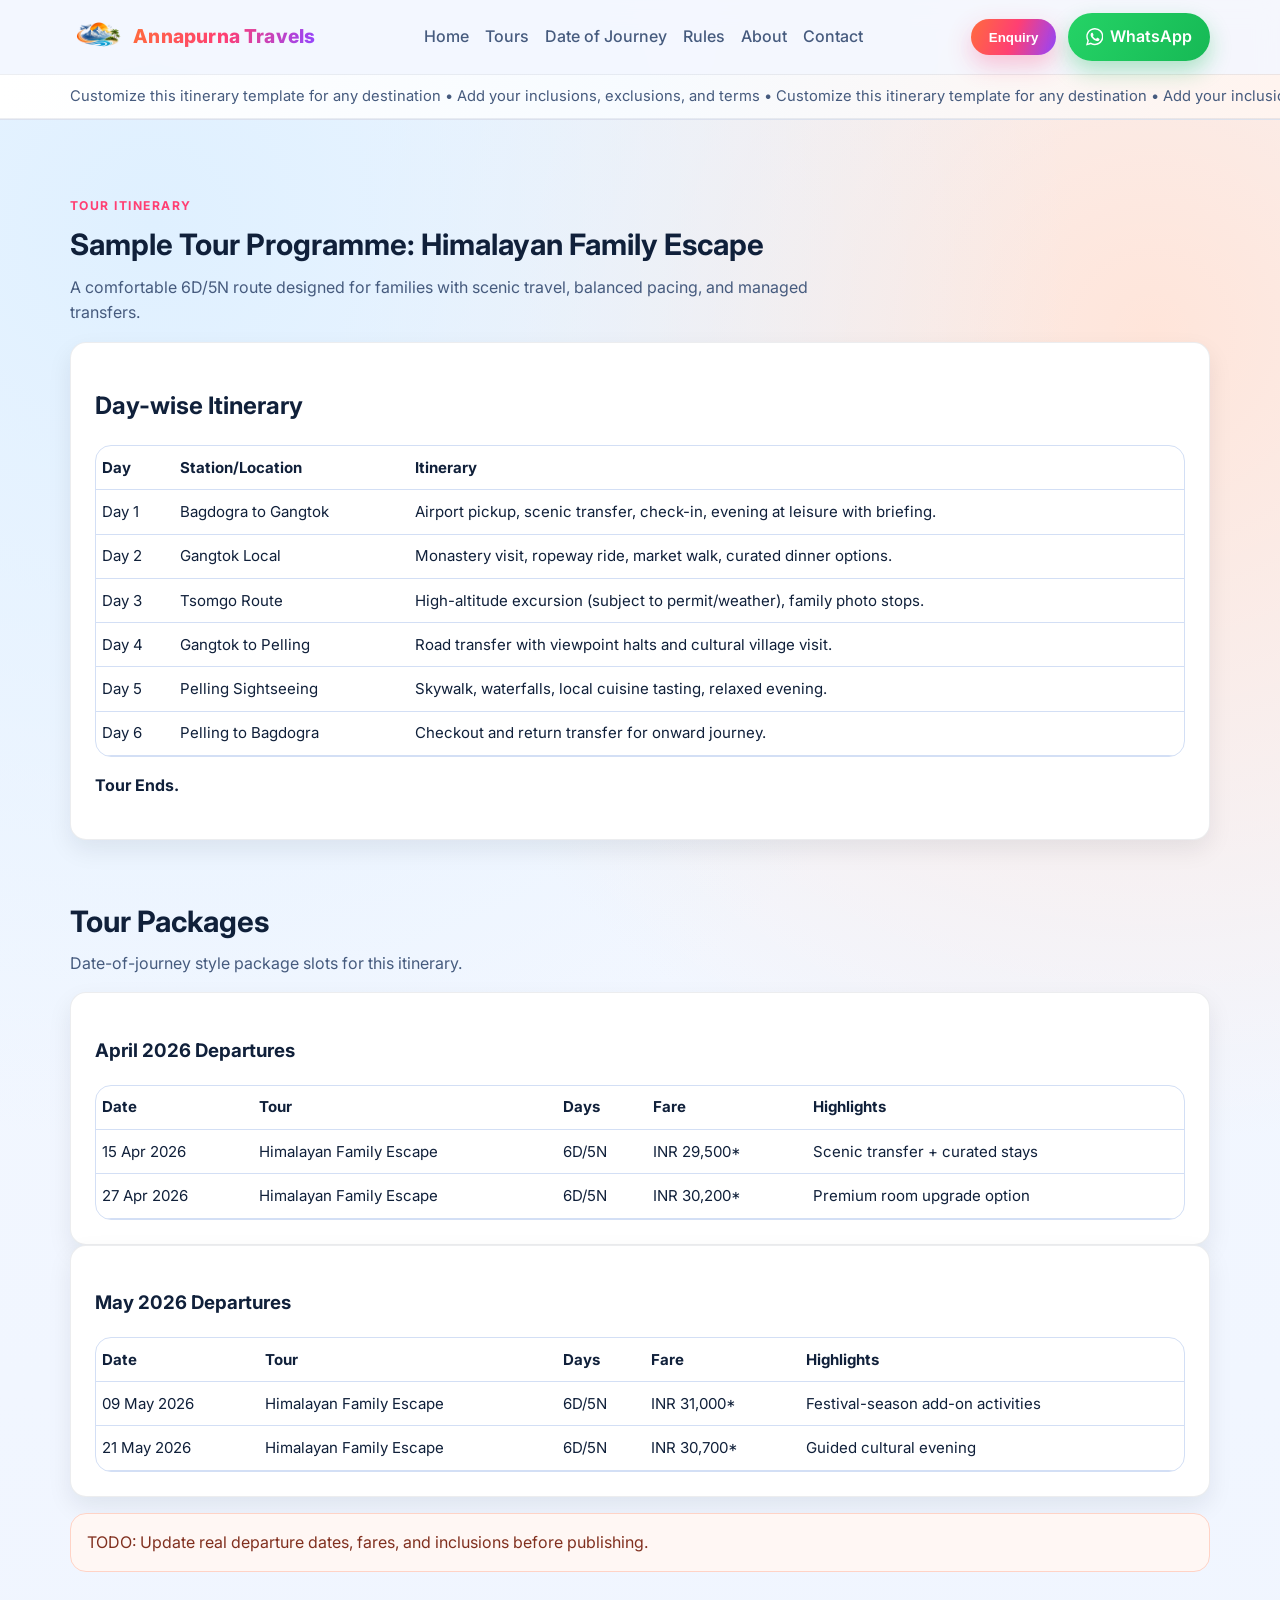
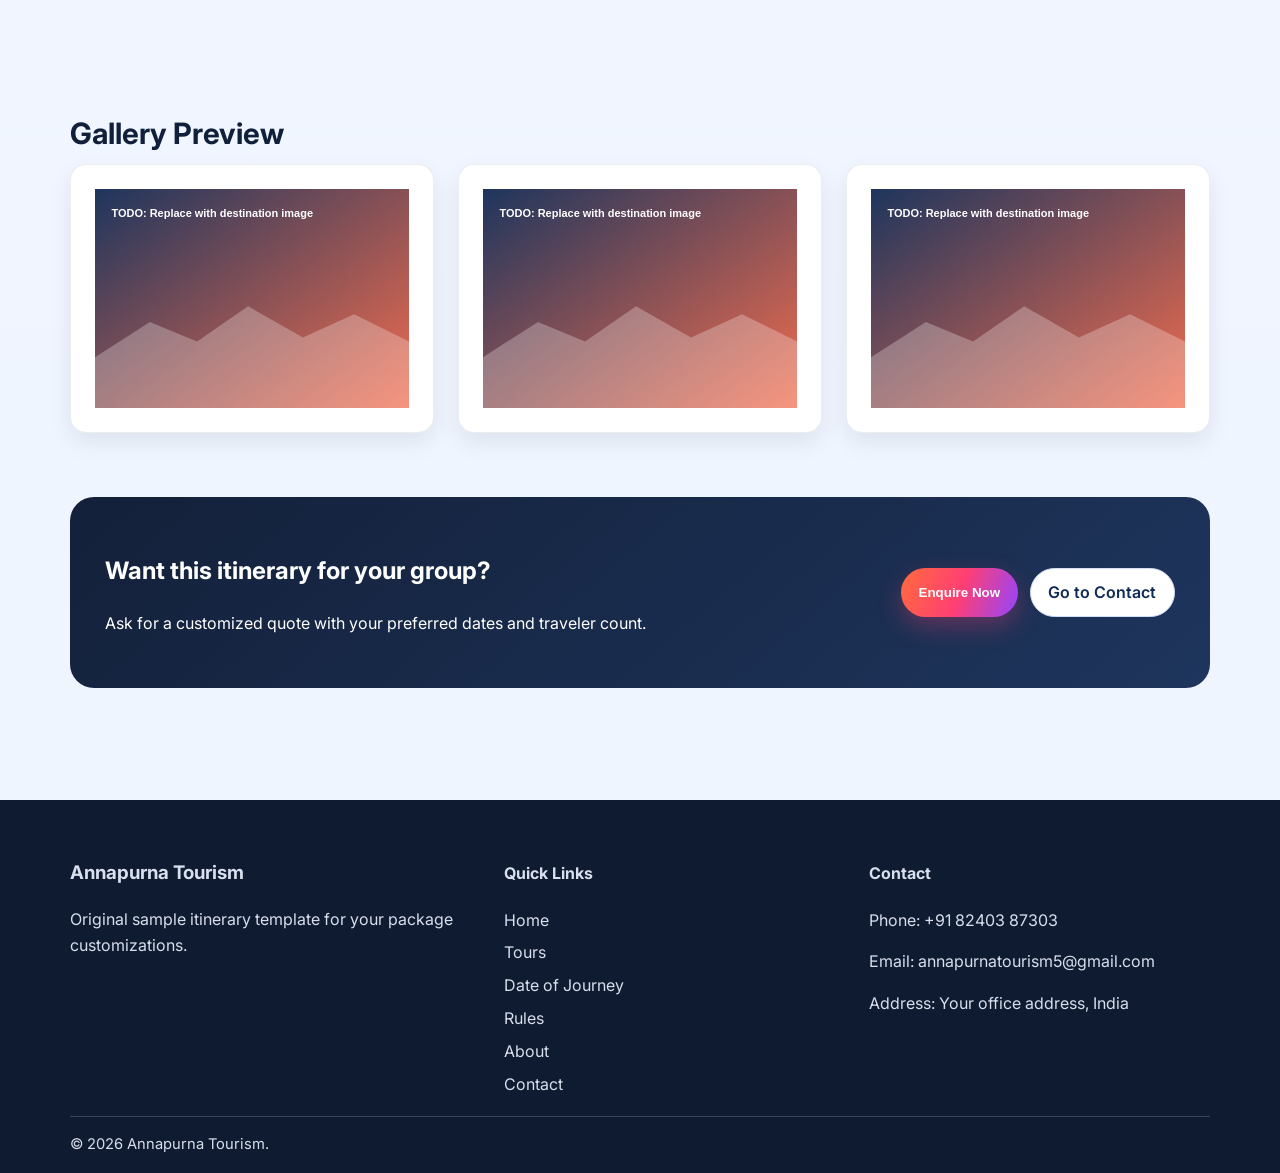
<file: itinerary.html>
<!DOCTYPE html>
<html lang="en">
  <head>
    <meta charset="UTF-8" />
    <meta name="viewport" content="width=device-width, initial-scale=1.0" />
    <title>Itinerary | Annapurna Tourism</title>
    <meta name="description" content="Sample detailed day-wise tour itinerary template by Annapurna Tourism." />
    <link rel="preconnect" href="https://fonts.googleapis.com" />
    <link rel="preconnect" href="https://fonts.gstatic.com" crossorigin />
    <link href="https://fonts.googleapis.com/css2?family=Inter:wght@400;500;600;700;800&display=swap" rel="stylesheet" />
    <link rel="stylesheet" href="assets/css/styles.css" />
  </head>
  <body>
    <a class="skip-link" href="#main">Skip to content</a>
    <header class="site-header">
      <div class="container header-inner">
        <a class="brand" href="index.html"><img class="logo-image" src="assets/images/logo-final.png" alt="Annapurna Tourism logo" /><span class="brand-name">Annapurna Travels</span></a>
        <button class="nav-toggle" aria-label="Toggle menu" aria-expanded="false" aria-controls="primaryMenu"><span></span></button>
        <nav id="primaryMenu" class="site-nav" aria-label="Primary navigation"><ul class="nav-list"><li><a class="nav-link" href="index.html">Home</a></li><li><a class="nav-link" href="tours.html">Tours</a></li><li><a class="nav-link" href="date-of-journey.html">Date of Journey</a></li><li><a class="nav-link" href="rules.html">Rules</a></li><li><a class="nav-link" href="about.html">About</a></li><li><a class="nav-link" href="contact.html">Contact</a></li></ul></nav>
        <div class="header-actions"><button class="btn btn-primary" data-open-enquiry>Enquiry</button><a class="btn btn-whatsapp whatsapp-link" href="https://wa.me/918240387303" target="_blank" rel="noopener" aria-label="Chat on WhatsApp"><svg class="wa-icon" viewBox="0 0 24 24" aria-hidden="true" focusable="false"><path fill="currentColor" d="M20.52 3.48A11.86 11.86 0 0012.07 0C5.62 0 .38 5.25.38 11.71c0 2.06.54 4.07 1.56 5.85L0 24l6.63-1.9a11.7 11.7 0 005.44 1.39h.01c6.45 0 11.69-5.25 11.69-11.71 0-3.12-1.22-6.05-3.25-8.3Zm-8.45 18.02h-.01a9.7 9.7 0 01-4.95-1.36l-.35-.21-3.93 1.13 1.15-3.83-.23-.39a9.73 9.73 0 01-1.49-5.13C2.26 6.34 6.7 1.9 12.07 1.9c2.58 0 5 1.01 6.82 2.84a9.74 9.74 0 012.82 6.94c0 5.37-4.35 9.72-9.64 9.82Zm5.33-7.23c-.29-.15-1.7-.84-1.97-.94-.26-.1-.45-.15-.64.15-.19.29-.73.94-.9 1.13-.16.2-.33.22-.62.08-.29-.15-1.2-.44-2.29-1.4-.85-.75-1.42-1.67-1.59-1.95-.17-.29-.02-.45.13-.6.13-.13.29-.34.44-.51.15-.17.2-.29.29-.49.1-.2.05-.37-.02-.52-.08-.15-.64-1.56-.88-2.14-.23-.56-.47-.48-.64-.49h-.55c-.2 0-.52.07-.8.37-.27.29-1.05 1.03-1.05 2.52 0 1.49 1.08 2.92 1.23 3.12.15.2 2.12 3.24 5.14 4.54.72.31 1.28.49 1.72.63.72.23 1.38.2 1.9.12.58-.09 1.7-.69 1.94-1.36.24-.67.24-1.24.17-1.36-.07-.12-.26-.2-.55-.35Z"/></svg><span>WhatsApp</span></a></div>
      </div>
      <div class="announcement"><div class="container"><div class="announcement-track">Customize this itinerary template for any destination • Add your inclusions, exclusions, and terms • Customize this itinerary template for any destination • Add your inclusions, exclusions, and terms</div></div></div>
    </header>

    <main id="main" class="section">
      <div class="container">
        <p class="kicker">Tour Itinerary</p>
        <h1 class="section-title">Sample Tour Programme: Himalayan Family Escape</h1>
        <p class="section-lead">A comfortable 6D/5N route designed for families with scenic travel, balanced pacing, and managed transfers.</p>

        <section class="card reveal" aria-labelledby="daywise-title">
          <h2 id="daywise-title">Day-wise Itinerary</h2>
          <div class="table-wrap">
            <table class="data-table">
              <thead>
                <tr><th>Day</th><th>Station/Location</th><th>Itinerary</th></tr>
              </thead>
              <tbody>
                <tr><td>Day 1</td><td>Bagdogra to Gangtok</td><td>Airport pickup, scenic transfer, check-in, evening at leisure with briefing.</td></tr>
                <tr><td>Day 2</td><td>Gangtok Local</td><td>Monastery visit, ropeway ride, market walk, curated dinner options.</td></tr>
                <tr><td>Day 3</td><td>Tsomgo Route</td><td>High-altitude excursion (subject to permit/weather), family photo stops.</td></tr>
                <tr><td>Day 4</td><td>Gangtok to Pelling</td><td>Road transfer with viewpoint halts and cultural village visit.</td></tr>
                <tr><td>Day 5</td><td>Pelling Sightseeing</td><td>Skywalk, waterfalls, local cuisine tasting, relaxed evening.</td></tr>
                <tr><td>Day 6</td><td>Pelling to Bagdogra</td><td>Checkout and return transfer for onward journey.</td></tr>
              </tbody>
            </table>
          </div>
          <p><strong>Tour Ends.</strong></p>
        </section>

        <section class="section reveal" aria-labelledby="package-title">
          <h2 id="package-title" class="section-title">Tour Packages</h2>
          <p class="section-lead">Date-of-journey style package slots for this itinerary.</p>

          <article class="card">
            <h3>April 2026 Departures</h3>
            <div class="table-wrap">
              <table class="data-table">
                <thead><tr><th>Date</th><th>Tour</th><th>Days</th><th>Fare</th><th>Highlights</th></tr></thead>
                <tbody>
                  <tr><td>15 Apr 2026</td><td><a href="itinerary.html">Himalayan Family Escape</a></td><td>6D/5N</td><td>INR 29,500*</td><td>Scenic transfer + curated stays</td></tr>
                  <tr><td>27 Apr 2026</td><td><a href="itinerary.html">Himalayan Family Escape</a></td><td>6D/5N</td><td>INR 30,200*</td><td>Premium room upgrade option</td></tr>
                </tbody>
              </table>
            </div>
          </article>

          <article class="card">
            <h3>May 2026 Departures</h3>
            <div class="table-wrap">
              <table class="data-table">
                <thead><tr><th>Date</th><th>Tour</th><th>Days</th><th>Fare</th><th>Highlights</th></tr></thead>
                <tbody>
                  <tr><td>09 May 2026</td><td><a href="itinerary.html">Himalayan Family Escape</a></td><td>6D/5N</td><td>INR 31,000*</td><td>Festival-season add-on activities</td></tr>
                  <tr><td>21 May 2026</td><td><a href="itinerary.html">Himalayan Family Escape</a></td><td>6D/5N</td><td>INR 30,700*</td><td>Guided cultural evening</td></tr>
                </tbody>
              </table>
            </div>
          </article>

          <p class="callout">TODO: Update real departure dates, fares, and inclusions before publishing.</p>
        </section>

        <section class="section reveal" aria-labelledby="gallery-title">
          <h2 id="gallery-title" class="section-title">Gallery Preview</h2>
          <div class="card-grid cols-3">
            <!-- TODO: Replace with real itinerary gallery images -->
            <img class="card" src="assets/images/destination-1.svg" alt="Mountain viewpoint placeholder" />
            <img class="card" src="assets/images/destination-4.svg" alt="Valley landscape placeholder" />
            <img class="card" src="assets/images/destination-6.svg" alt="Forest trail placeholder" />
          </div>
        </section>

        <div class="cta-banner reveal">
          <div>
            <h2>Want this itinerary for your group?</h2>
            <p>Ask for a customized quote with your preferred dates and traveler count.</p>
          </div>
          <div class="hero-actions">
            <button class="btn btn-primary" data-open-enquiry>Enquire Now</button>
            <a class="btn btn-secondary" href="contact.html">Go to Contact</a>
          </div>
        </div>
      </div>
    </main>

    <footer class="site-footer">
      <div class="container footer-grid">
        <div><h3>Annapurna Tourism</h3><p>Original sample itinerary template for your package customizations.</p></div>
        <div><h4>Quick Links</h4><ul class="footer-links"><li><a href="index.html">Home</a></li><li><a href="tours.html">Tours</a></li><li><a href="date-of-journey.html">Date of Journey</a></li><li><a href="rules.html">Rules</a></li><li><a href="about.html">About</a></li><li><a href="contact.html">Contact</a></li></ul></div>
        <div><h4>Contact</h4><p>Phone: +91 82403 87303</p><p>Email: annapurnatourism5@gmail.com</p><p>Address: Your office address, India</p></div>
      </div>
      <div class="container footer-bottom">© <span id="year"></span> Annapurna Tourism.</div>
    </footer>

    <div class="modal" id="enquiryModal" aria-hidden="true">
      <div class="modal-card" role="dialog" aria-modal="true" aria-labelledby="modalTitle">
        <button class="modal-close" data-close-modal aria-label="Close enquiry form">×</button>
        <h2 id="modalTitle">Quick Enquiry</h2>
        <form id="quickEnquiryForm" class="field-grid">
          <div class="field-grid cols-2"><div class="field"><label for="q-name">Name</label><input id="q-name" name="name" required /></div><div class="field"><label for="q-phone">Phone / WhatsApp</label><input id="q-phone" name="phone" required /></div></div>
          <div class="field-grid cols-2"><div class="field"><label for="q-email">Email</label><input id="q-email" name="email" type="email" /></div><div class="field"><label for="q-tripType">Trip Type</label><select id="q-tripType" name="tripType"><option>Family</option><option>School &amp; College</option><option>Corporate</option></select></div></div>
          <div class="field-grid cols-2"><div class="field"><label for="q-destination">Destination</label><input id="q-destination" name="destination" /></div><div class="field"><label for="q-dates">Dates</label><input id="q-dates" name="dates" /></div></div>
          <div class="field"><label for="q-message">Message</label><textarea id="q-message" name="message" rows="3"></textarea></div>
          <button class="btn btn-primary" type="submit">Send Enquiry</button>
          <p class="success-msg" aria-live="polite"></p>
        </form>
      </div>
    </div>

    <script src="assets/js/main.js"></script>
  </body>
</html>
</file>
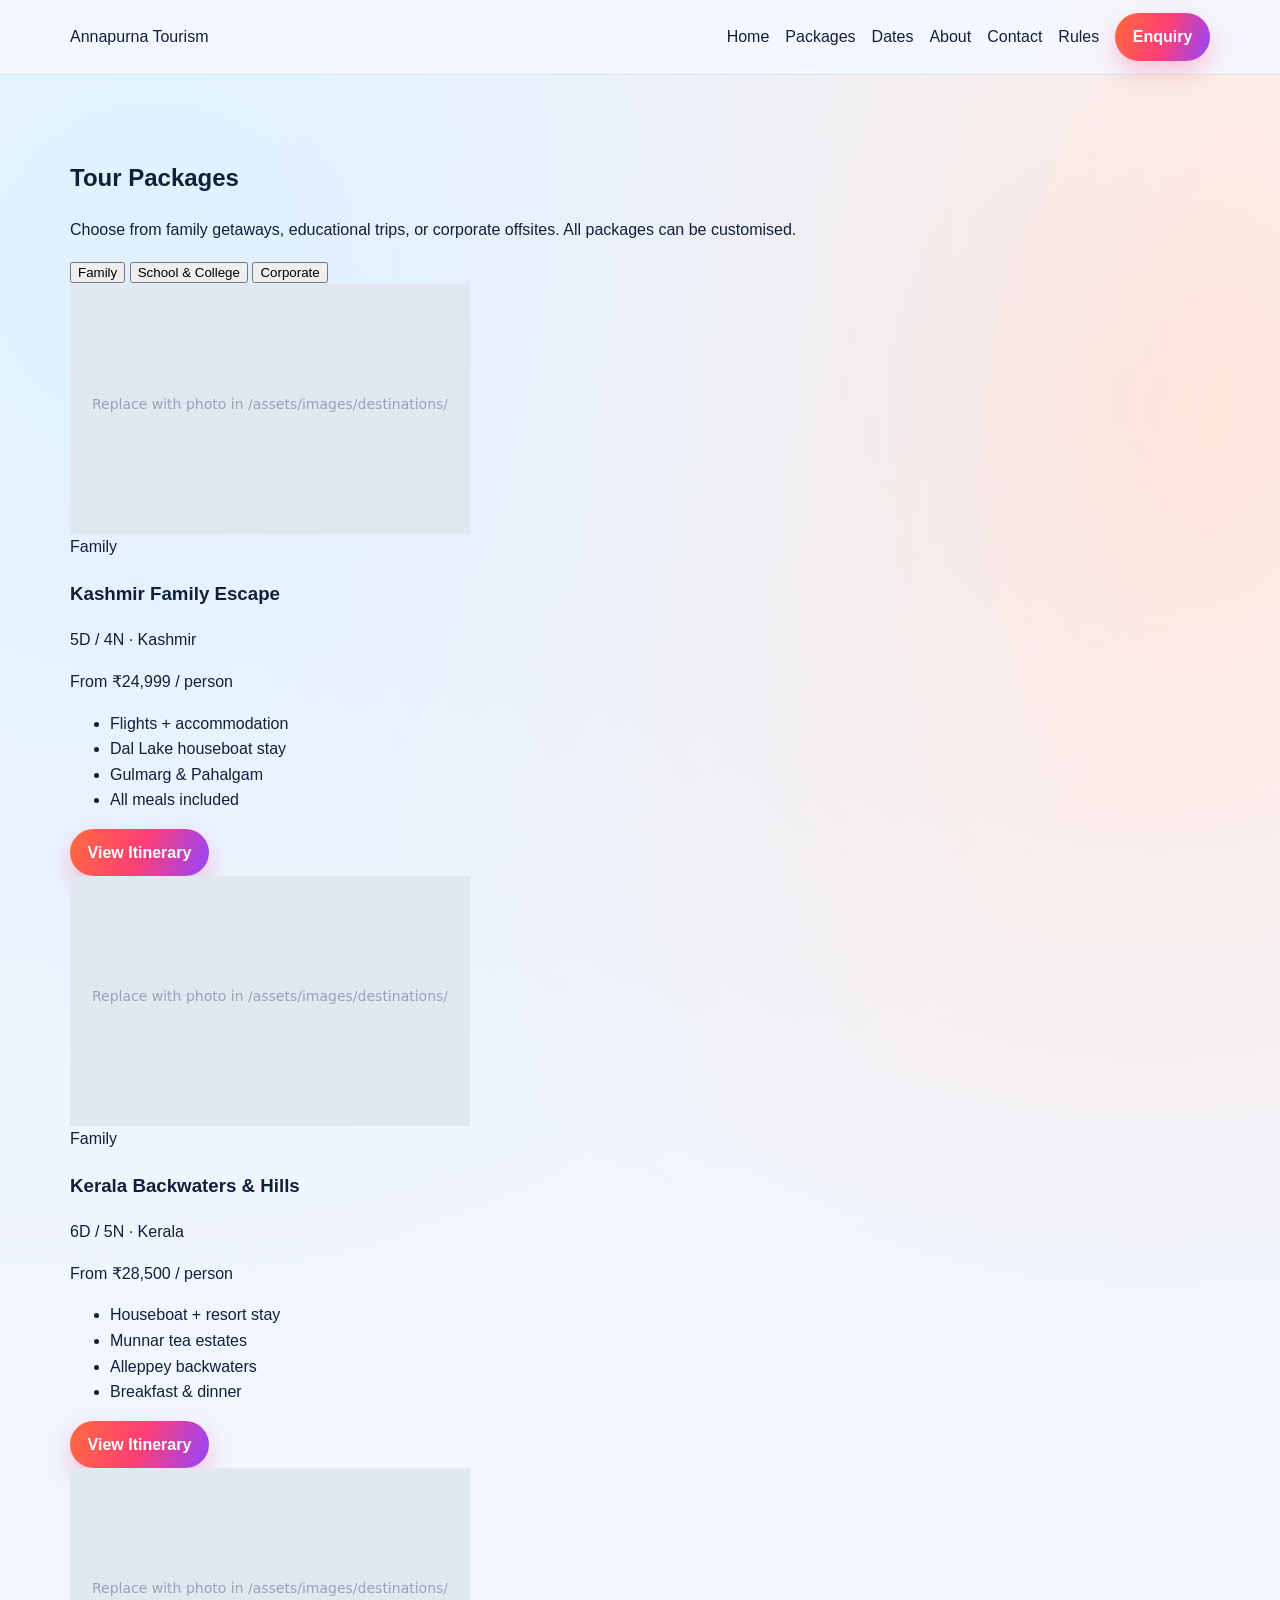
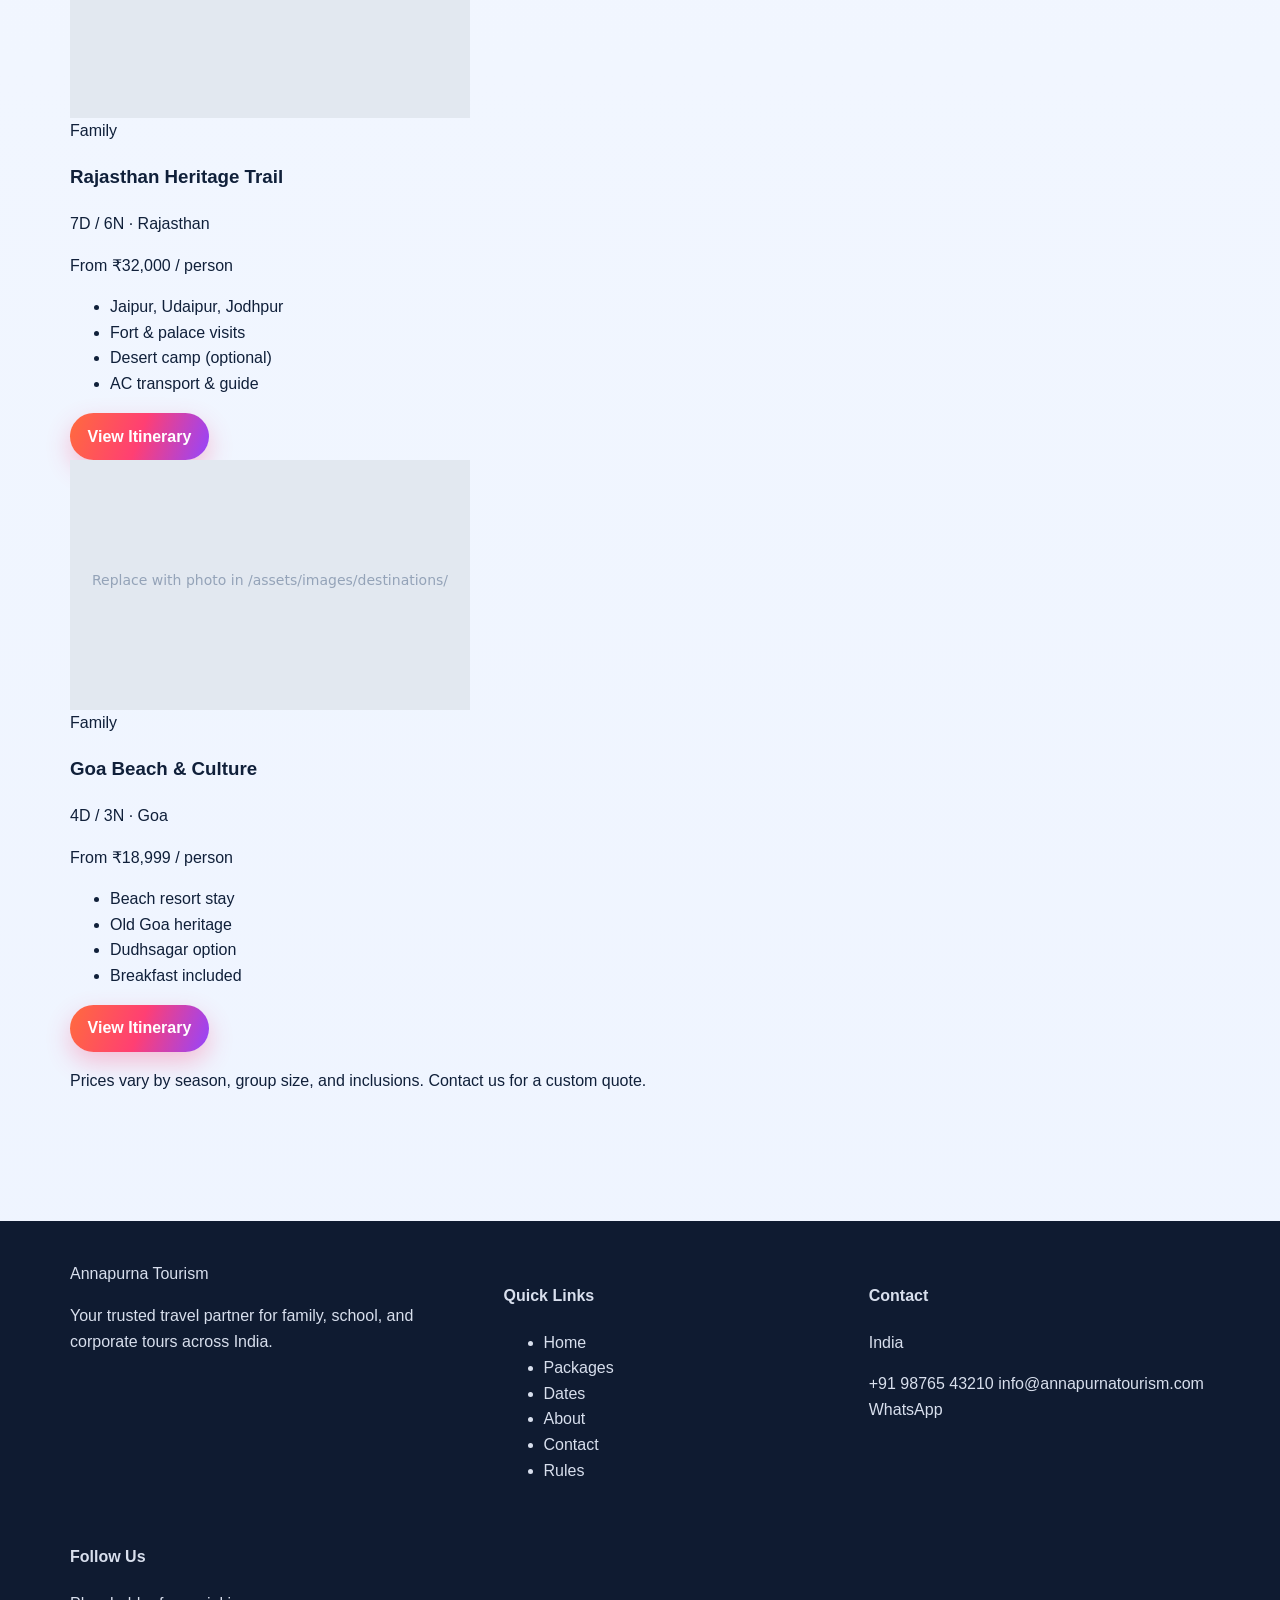
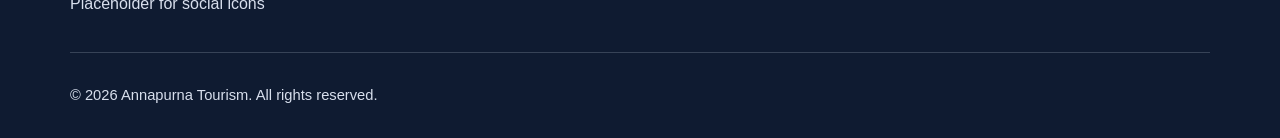
<file: packages.html>
<!DOCTYPE html>
<html lang="en">
<head>
  <meta charset="UTF-8">
  <meta name="viewport" content="width=device-width, initial-scale=1.0">
  <meta name="description" content="Annapurna Tourism packages – Family holidays, school and college tours, corporate offsites across India.">
  <title>Packages – Annapurna Tourism</title>
  <link rel="stylesheet" href="assets/css/styles.css">
</head>
<body>
  <a href="#main" class="skip-link">Skip to main content</a>

  <header class="site-header">
    <div class="header-inner container">
      <a href="index.html" class="site-logo">Annapurna Tourism</a>
      <button type="button" class="nav-toggle" aria-label="Open menu" aria-expanded="false">
        <span aria-hidden="true">☰</span>
      </button>
      <nav aria-label="Main">
        <ul class="nav-list">
          <li><a href="index.html">Home</a></li>
          <li><a href="packages.html" aria-current="page">Packages</a></li>
          <li><a href="dates.html">Dates</a></li>
          <li><a href="about.html">About</a></li>
          <li><a href="contact.html">Contact</a></li>
          <li><a href="rules.html">Rules</a></li>
          <li><a href="contact.html" class="btn btn-primary">Enquiry</a></li>
        </ul>
      </nav>
    </div>
  </header>

  <main id="main">
    <section class="section" aria-labelledby="packages-heading">
      <div class="container">
        <div class="section-heading">
          <h2 id="packages-heading">Tour Packages</h2>
          <p>Choose from family getaways, educational trips, or corporate offsites. All packages can be customised.</p>
        </div>

        <div class="filter-tabs" role="tablist" aria-label="Package type">
          <button type="button" role="tab" aria-selected="true" aria-controls="panel-family" id="tab-family" data-filter="family">Family</button>
          <button type="button" role="tab" aria-selected="false" aria-controls="panel-school" id="tab-school" data-filter="school">School & College</button>
          <button type="button" role="tab" aria-selected="false" aria-controls="panel-corporate" id="tab-corporate" data-filter="corporate">Corporate</button>
        </div>

        <!-- Family packages -->
        <div id="panel-family" role="tabpanel" aria-labelledby="tab-family" class="package-panel" data-type="family">
          <div class="packages-grid">
            <!-- TODO: Replace package details, prices, and images in /assets/images/packages/ -->
            <article class="package-card">
              <img src="assets/images/placeholder-dest.svg" alt="Kashmir family tour" class="card-image">
              <div class="card-body">
                <span class="package-badge">Family</span>
                <h3 class="card-title">Kashmir Family Escape</h3>
                <p class="package-meta">5D / 4N · Kashmir</p>
                <p class="package-price">From ₹24,999 / person</p>
                <ul class="package-highlights">
                  <li>Flights + accommodation</li>
                  <li>Dal Lake houseboat stay</li>
                  <li>Gulmarg & Pahalgam</li>
                  <li>All meals included</li>
                </ul>
                <a href="itinerary.html?tour=kashmir" class="btn btn-primary">View Itinerary</a>
              </div>
            </article>
            <article class="package-card">
              <img src="assets/images/placeholder-dest.svg" alt="Kerala family tour" class="card-image">
              <div class="card-body">
                <span class="package-badge">Family</span>
                <h3 class="card-title">Kerala Backwaters & Hills</h3>
                <p class="package-meta">6D / 5N · Kerala</p>
                <p class="package-price">From ₹28,500 / person</p>
                <ul class="package-highlights">
                  <li>Houseboat + resort stay</li>
                  <li>Munnar tea estates</li>
                  <li>Alleppey backwaters</li>
                  <li>Breakfast & dinner</li>
                </ul>
                <a href="itinerary.html?tour=kerala" class="btn btn-primary">View Itinerary</a>
              </div>
            </article>
            <article class="package-card">
              <img src="assets/images/placeholder-dest.svg" alt="Rajasthan family tour" class="card-image">
              <div class="card-body">
                <span class="package-badge">Family</span>
                <h3 class="card-title">Rajasthan Heritage Trail</h3>
                <p class="package-meta">7D / 6N · Rajasthan</p>
                <p class="package-price">From ₹32,000 / person</p>
                <ul class="package-highlights">
                  <li>Jaipur, Udaipur, Jodhpur</li>
                  <li>Fort & palace visits</li>
                  <li>Desert camp (optional)</li>
                  <li>AC transport & guide</li>
                </ul>
                <a href="itinerary.html?tour=rajasthan" class="btn btn-primary">View Itinerary</a>
              </div>
            </article>
            <article class="package-card">
              <img src="assets/images/placeholder-dest.svg" alt="Goa family tour" class="card-image">
              <div class="card-body">
                <span class="package-badge">Family</span>
                <h3 class="card-title">Goa Beach & Culture</h3>
                <p class="package-meta">4D / 3N · Goa</p>
                <p class="package-price">From ₹18,999 / person</p>
                <ul class="package-highlights">
                  <li>Beach resort stay</li>
                  <li>Old Goa heritage</li>
                  <li>Dudhsagar option</li>
                  <li>Breakfast included</li>
                </ul>
                <a href="itinerary.html?tour=goa" class="btn btn-primary">View Itinerary</a>
              </div>
            </article>
          </div>
        </div>

        <!-- School & College packages -->
        <div id="panel-school" role="tabpanel" aria-labelledby="tab-school" class="package-panel" data-type="school" hidden>
          <div class="packages-grid">
            <article class="package-card">
              <img src="assets/images/placeholder-dest.svg" alt="Rajasthan educational tour" class="card-image">
              <div class="card-body">
                <span class="package-badge">School & College</span>
                <h3 class="card-title">Rajasthan Educational Tour</h3>
                <p class="package-meta">5D / 4N · Jaipur, Pushkar, Ajmer</p>
                <p class="package-price">From ₹12,500 / person</p>
                <ul class="package-highlights">
                  <li>Curriculum-linked visits</li>
                  <li>Dedicated escort & safety</li>
                  <li>Budget-friendly stays</li>
                  <li>All meals</li>
                </ul>
                <a href="itinerary.html?tour=rajasthan" class="btn btn-primary">View Itinerary</a>
              </div>
            </article>
            <article class="package-card">
              <img src="assets/images/placeholder-dest.svg" alt="Darjeeling educational tour" class="card-image">
              <div class="card-body">
                <span class="package-badge">School & College</span>
                <h3 class="card-title">Darjeeling & Sikkim Discovery</h3>
                <p class="package-meta">6D / 5N · Darjeeling, Gangtok</p>
                <p class="package-price">From ₹15,999 / person</p>
                <ul class="package-highlights">
                  <li>Tea garden & toy train</li>
                  <li>Tsomgo Lake, monasteries</li>
                  <li>Group-friendly hotels</li>
                  <li>All meals & transport</li>
                </ul>
                <a href="itinerary.html?tour=darjeeling" class="btn btn-primary">View Itinerary</a>
              </div>
            </article>
            <article class="package-card">
              <img src="assets/images/placeholder-dest.svg" alt="Goa college tour" class="card-image">
              <div class="card-body">
                <span class="package-badge">School & College</span>
                <h3 class="card-title">Goa College Trip</h3>
                <p class="package-meta">4D / 3N · Goa</p>
                <p class="package-price">From ₹9,999 / person</p>
                <ul class="package-highlights">
                  <li>Beach & heritage mix</li>
                  <li>Safe, group accommodation</li>
                  <li>Activities included</li>
                  <li>Escort throughout</li>
                </ul>
                <a href="itinerary.html?tour=goa" class="btn btn-primary">View Itinerary</a>
              </div>
            </article>
          </div>
        </div>

        <!-- Corporate packages -->
        <div id="panel-corporate" role="tabpanel" aria-labelledby="tab-corporate" class="package-panel" data-type="corporate" hidden>
          <div class="packages-grid">
            <article class="package-card">
              <img src="assets/images/placeholder-dest.svg" alt="Goa corporate offsite" class="card-image">
              <div class="card-body">
                <span class="package-badge">Corporate</span>
                <h3 class="card-title">Goa Corporate Offsite</h3>
                <p class="package-meta">3D / 2N · Goa</p>
                <p class="package-price">From ₹22,000 / person</p>
                <ul class="package-highlights">
                  <li>Resort with meeting space</li>
                  <li>Team activities & dinners</li>
                  <li>AV & logistics support</li>
                  <li>Customisable agenda</li>
                </ul>
                <a href="itinerary.html?tour=goa" class="btn btn-primary">View Itinerary</a>
              </div>
            </article>
            <article class="package-card">
              <img src="assets/images/placeholder-dest.svg" alt="Rajasthan corporate retreat" class="card-image">
              <div class="card-body">
                <span class="package-badge">Corporate</span>
                <h3 class="card-title">Rajasthan Palace Retreat</h3>
                <p class="package-meta">4D / 3N · Udaipur / Jaipur</p>
                <p class="package-price">From ₹35,000 / person</p>
                <ul class="package-highlights">
                  <li>Heritage property stay</li>
                  <li>Conference + cultural events</li>
                  <li>Premium transport</li>
                  <li>Gala dinner option</li>
                </ul>
                <a href="itinerary.html?tour=rajasthan" class="btn btn-primary">View Itinerary</a>
              </div>
            </article>
            <article class="package-card">
              <img src="assets/images/placeholder-dest.svg" alt="Kerala corporate offsite" class="card-image">
              <div class="card-body">
                <span class="package-badge">Corporate</span>
                <h3 class="card-title">Kerala Resort Offsite</h3>
                <p class="package-meta">3D / 2N · Kumarakom / Thekkady</p>
                <p class="package-price">From ₹28,000 / person</p>
                <ul class="package-highlights">
                  <li>Resort with meeting rooms</li>
                  <li>Backwater / nature activities</li>
                  <li>All meals & refreshments</li>
                  <li>Flexible scheduling</li>
                </ul>
                <a href="itinerary.html?tour=kerala" class="btn btn-primary">View Itinerary</a>
              </div>
            </article>
          </div>
        </div>

        <p class="package-disclaimer">Prices vary by season, group size, and inclusions. Contact us for a custom quote.</p>
      </div>
    </section>
  </main>

  <footer class="site-footer">
    <div class="container">
      <div class="footer-grid">
        <div class="footer-section">
          <a href="index.html" class="footer-brand">Annapurna Tourism</a>
          <p>Your trusted travel partner for family, school, and corporate tours across India.</p>
        </div>
        <div class="footer-section">
          <h4>Quick Links</h4>
          <ul>
            <li><a href="index.html">Home</a></li>
            <li><a href="packages.html">Packages</a></li>
            <li><a href="dates.html">Dates</a></li>
            <li><a href="about.html">About</a></li>
            <li><a href="contact.html">Contact</a></li>
            <li><a href="rules.html">Rules</a></li>
          </ul>
        </div>
        <div class="footer-section">
          <h4>Contact</h4>
          <p>India</p>
          <a href="tel:+919876543210">+91 98765 43210</a>
          <a href="mailto:info@annapurnatourism.com">info@annapurnatourism.com</a>
          <a href="https://wa.me/919876543210" target="_blank" rel="noopener noreferrer">WhatsApp</a>
        </div>
        <div class="footer-section">
          <h4>Follow Us</h4>
          <p>Placeholder for social icons</p>
        </div>
      </div>
      <div class="footer-bottom">
        <p>&copy; <span id="year"></span> Annapurna Tourism. All rights reserved.</p>
      </div>
    </div>
  </footer>

  <script src="assets/js/main.js"></script>
  <script src="assets/js/packages.js"></script>
</body>
</html>
</file>
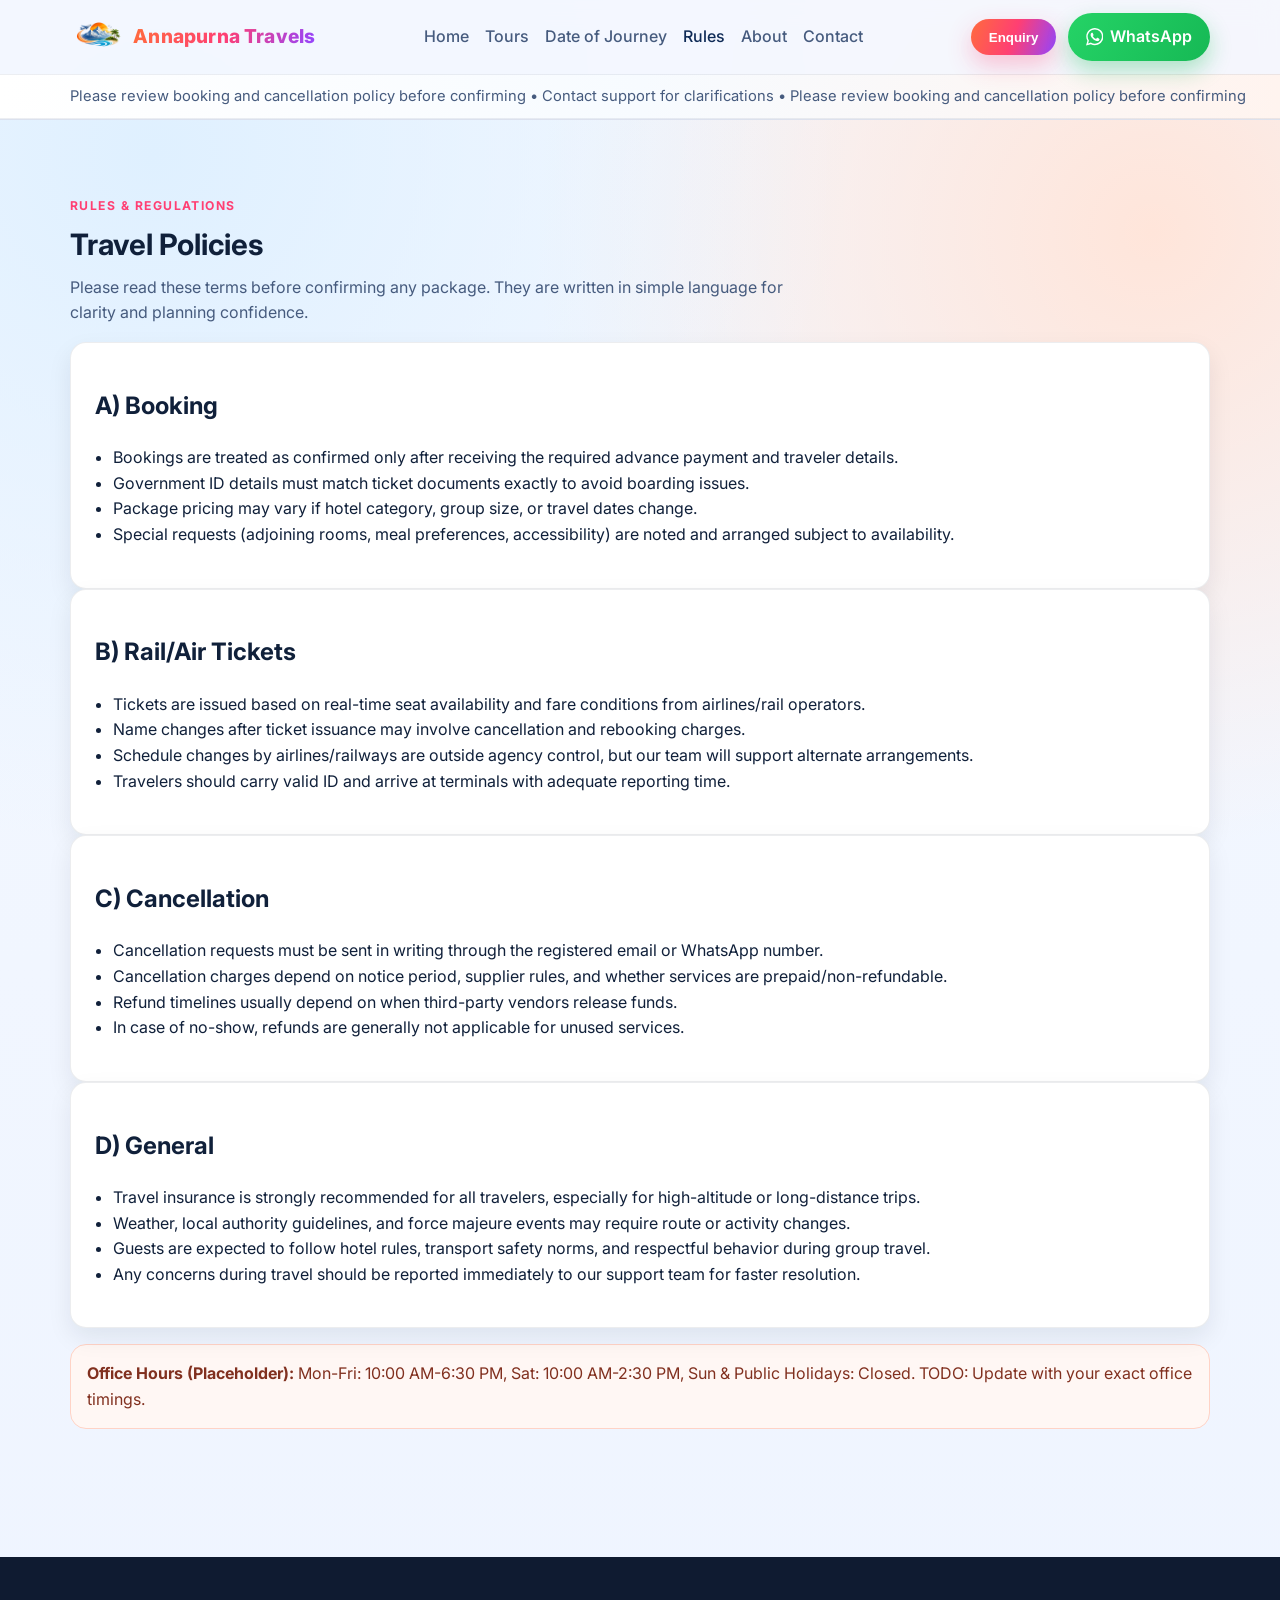
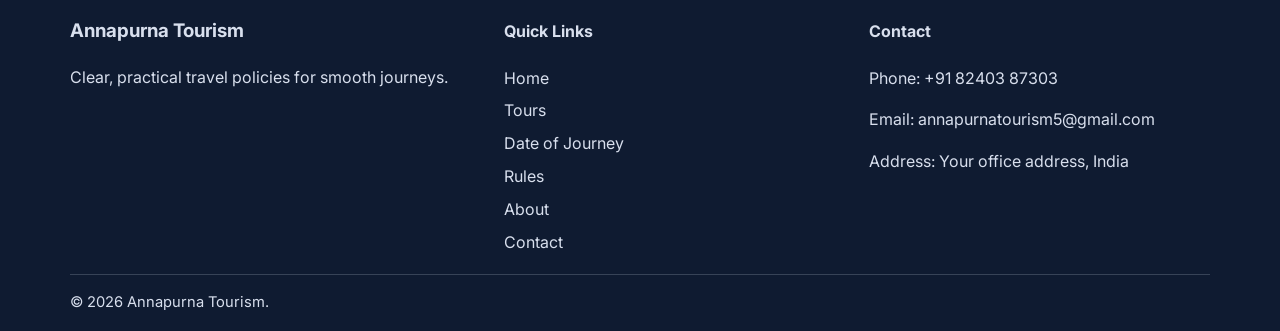
<file: rules.html>
<!DOCTYPE html>
<html lang="en">
  <head>
    <meta charset="UTF-8" />
    <meta name="viewport" content="width=device-width, initial-scale=1.0" />
    <title>Rules & Regulations | Annapurna Tourism</title>
    <meta name="description" content="Original booking, ticketing, cancellation, and general travel rules for Annapurna Tourism." />
    <link rel="preconnect" href="https://fonts.googleapis.com" />
    <link rel="preconnect" href="https://fonts.gstatic.com" crossorigin />
    <link href="https://fonts.googleapis.com/css2?family=Inter:wght@400;500;600;700;800&display=swap" rel="stylesheet" />
    <link rel="stylesheet" href="assets/css/styles.css" />
  </head>
  <body>
    <a class="skip-link" href="#main">Skip to content</a>
    <header class="site-header">
      <div class="container header-inner">
        <a class="brand" href="index.html"><img class="logo-image" src="assets/images/logo-final.png" alt="Annapurna Tourism logo" /><span class="brand-name">Annapurna Travels</span></a>
        <button class="nav-toggle" aria-label="Toggle menu" aria-expanded="false" aria-controls="primaryMenu"><span></span></button>
        <nav id="primaryMenu" class="site-nav" aria-label="Primary navigation"><ul class="nav-list"><li><a class="nav-link" href="index.html">Home</a></li><li><a class="nav-link" href="tours.html">Tours</a></li><li><a class="nav-link" href="date-of-journey.html">Date of Journey</a></li><li><a class="nav-link active" href="rules.html">Rules</a></li><li><a class="nav-link" href="about.html">About</a></li><li><a class="nav-link" href="contact.html">Contact</a></li></ul></nav>
        <div class="header-actions"><button class="btn btn-primary" data-open-enquiry>Enquiry</button><a class="btn btn-whatsapp whatsapp-link" href="https://wa.me/918240387303" target="_blank" rel="noopener" aria-label="Chat on WhatsApp"><svg class="wa-icon" viewBox="0 0 24 24" aria-hidden="true" focusable="false"><path fill="currentColor" d="M20.52 3.48A11.86 11.86 0 0012.07 0C5.62 0 .38 5.25.38 11.71c0 2.06.54 4.07 1.56 5.85L0 24l6.63-1.9a11.7 11.7 0 005.44 1.39h.01c6.45 0 11.69-5.25 11.69-11.71 0-3.12-1.22-6.05-3.25-8.3Zm-8.45 18.02h-.01a9.7 9.7 0 01-4.95-1.36l-.35-.21-3.93 1.13 1.15-3.83-.23-.39a9.73 9.73 0 01-1.49-5.13C2.26 6.34 6.7 1.9 12.07 1.9c2.58 0 5 1.01 6.82 2.84a9.74 9.74 0 012.82 6.94c0 5.37-4.35 9.72-9.64 9.82Zm5.33-7.23c-.29-.15-1.7-.84-1.97-.94-.26-.1-.45-.15-.64.15-.19.29-.73.94-.9 1.13-.16.2-.33.22-.62.08-.29-.15-1.2-.44-2.29-1.4-.85-.75-1.42-1.67-1.59-1.95-.17-.29-.02-.45.13-.6.13-.13.29-.34.44-.51.15-.17.2-.29.29-.49.1-.2.05-.37-.02-.52-.08-.15-.64-1.56-.88-2.14-.23-.56-.47-.48-.64-.49h-.55c-.2 0-.52.07-.8.37-.27.29-1.05 1.03-1.05 2.52 0 1.49 1.08 2.92 1.23 3.12.15.2 2.12 3.24 5.14 4.54.72.31 1.28.49 1.72.63.72.23 1.38.2 1.9.12.58-.09 1.7-.69 1.94-1.36.24-.67.24-1.24.17-1.36-.07-.12-.26-.2-.55-.35Z"/></svg><span>WhatsApp</span></a></div>
      </div>
      <div class="announcement"><div class="container"><div class="announcement-track">Please review booking and cancellation policy before confirming • Contact support for clarifications • Please review booking and cancellation policy before confirming</div></div></div>
    </header>

    <main id="main" class="section">
      <div class="container">
        <p class="kicker">Rules & Regulations</p>
        <h1 class="section-title">Travel Policies</h1>
        <p class="section-lead">Please read these terms before confirming any package. They are written in simple language for clarity and planning confidence.</p>

        <section class="card reveal">
          <h2>A) Booking</h2>
          <ul class="rules-list">
            <li>Bookings are treated as confirmed only after receiving the required advance payment and traveler details.</li>
            <li>Government ID details must match ticket documents exactly to avoid boarding issues.</li>
            <li>Package pricing may vary if hotel category, group size, or travel dates change.</li>
            <li>Special requests (adjoining rooms, meal preferences, accessibility) are noted and arranged subject to availability.</li>
          </ul>
        </section>

        <section class="card reveal">
          <h2>B) Rail/Air Tickets</h2>
          <ul class="rules-list">
            <li>Tickets are issued based on real-time seat availability and fare conditions from airlines/rail operators.</li>
            <li>Name changes after ticket issuance may involve cancellation and rebooking charges.</li>
            <li>Schedule changes by airlines/railways are outside agency control, but our team will support alternate arrangements.</li>
            <li>Travelers should carry valid ID and arrive at terminals with adequate reporting time.</li>
          </ul>
        </section>

        <section class="card reveal">
          <h2>C) Cancellation</h2>
          <ul class="rules-list">
            <li>Cancellation requests must be sent in writing through the registered email or WhatsApp number.</li>
            <li>Cancellation charges depend on notice period, supplier rules, and whether services are prepaid/non-refundable.</li>
            <li>Refund timelines usually depend on when third-party vendors release funds.</li>
            <li>In case of no-show, refunds are generally not applicable for unused services.</li>
          </ul>
        </section>

        <section class="card reveal">
          <h2>D) General</h2>
          <ul class="rules-list">
            <li>Travel insurance is strongly recommended for all travelers, especially for high-altitude or long-distance trips.</li>
            <li>Weather, local authority guidelines, and force majeure events may require route or activity changes.</li>
            <li>Guests are expected to follow hotel rules, transport safety norms, and respectful behavior during group travel.</li>
            <li>Any concerns during travel should be reported immediately to our support team for faster resolution.</li>
          </ul>
        </section>

        <p class="callout"><strong>Office Hours (Placeholder):</strong> Mon-Fri: 10:00 AM-6:30 PM, Sat: 10:00 AM-2:30 PM, Sun & Public Holidays: Closed. TODO: Update with your exact office timings.</p>
      </div>
    </main>

    <footer class="site-footer">
      <div class="container footer-grid">
        <div><h3>Annapurna Tourism</h3><p>Clear, practical travel policies for smooth journeys.</p></div>
        <div><h4>Quick Links</h4><ul class="footer-links"><li><a href="index.html">Home</a></li><li><a href="tours.html">Tours</a></li><li><a href="date-of-journey.html">Date of Journey</a></li><li><a href="rules.html">Rules</a></li><li><a href="about.html">About</a></li><li><a href="contact.html">Contact</a></li></ul></div>
        <div><h4>Contact</h4><p>Phone: +91 82403 87303</p><p>Email: annapurnatourism5@gmail.com</p><p>Address: Your office address, India</p></div>
      </div>
      <div class="container footer-bottom">© <span id="year"></span> Annapurna Tourism.</div>
    </footer>

    <div class="modal" id="enquiryModal" aria-hidden="true">
      <div class="modal-card" role="dialog" aria-modal="true" aria-labelledby="modalTitle">
        <button class="modal-close" data-close-modal aria-label="Close enquiry form">×</button>
        <h2 id="modalTitle">Quick Enquiry</h2>
        <form id="quickEnquiryForm" class="field-grid">
          <div class="field-grid cols-2"><div class="field"><label for="q-name">Name</label><input id="q-name" name="name" required /></div><div class="field"><label for="q-phone">Phone / WhatsApp</label><input id="q-phone" name="phone" required /></div></div>
          <div class="field-grid cols-2"><div class="field"><label for="q-email">Email</label><input id="q-email" name="email" type="email" /></div><div class="field"><label for="q-tripType">Trip Type</label><select id="q-tripType" name="tripType"><option>Family</option><option>School &amp; College</option><option>Corporate</option></select></div></div>
          <button class="btn btn-primary" type="submit">Send Enquiry</button>
          <p class="success-msg" aria-live="polite"></p>
        </form>
      </div>
    </div>

    <script src="assets/js/main.js"></script>
  </body>
</html>
</file>
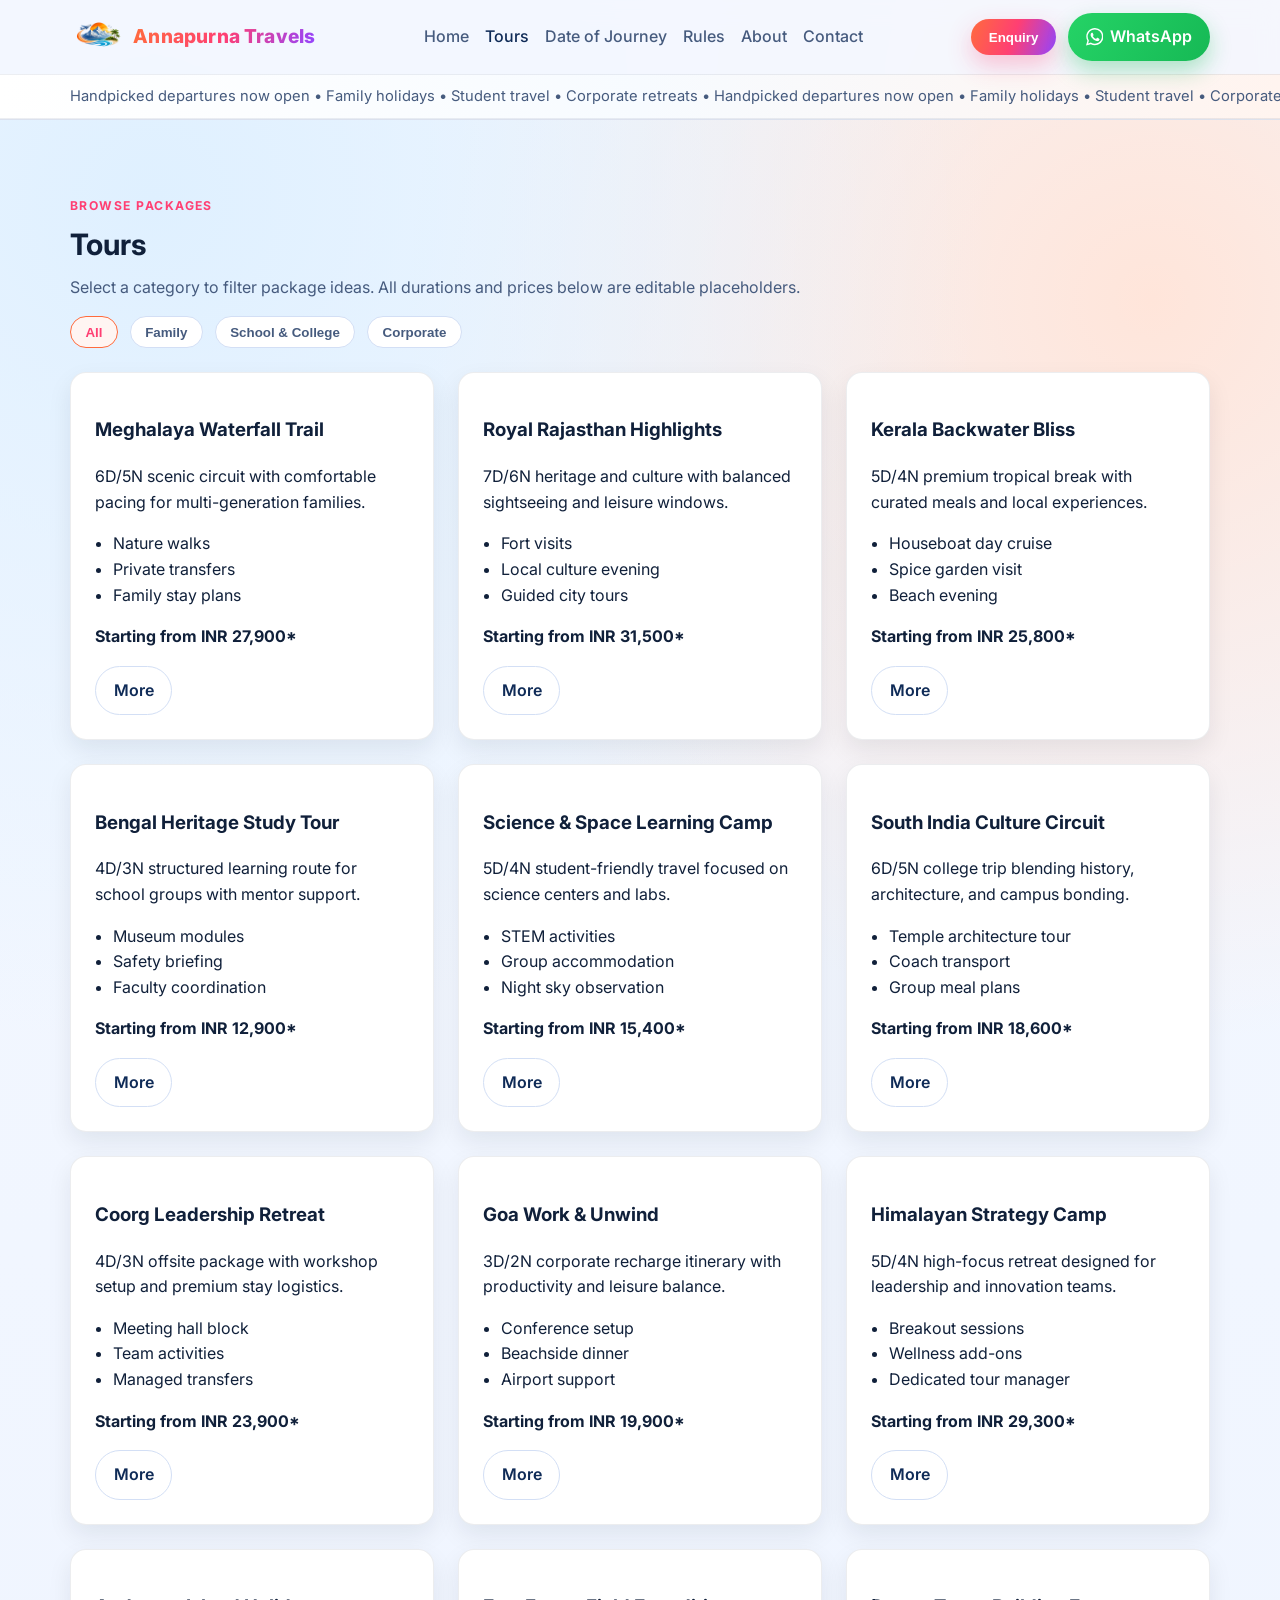
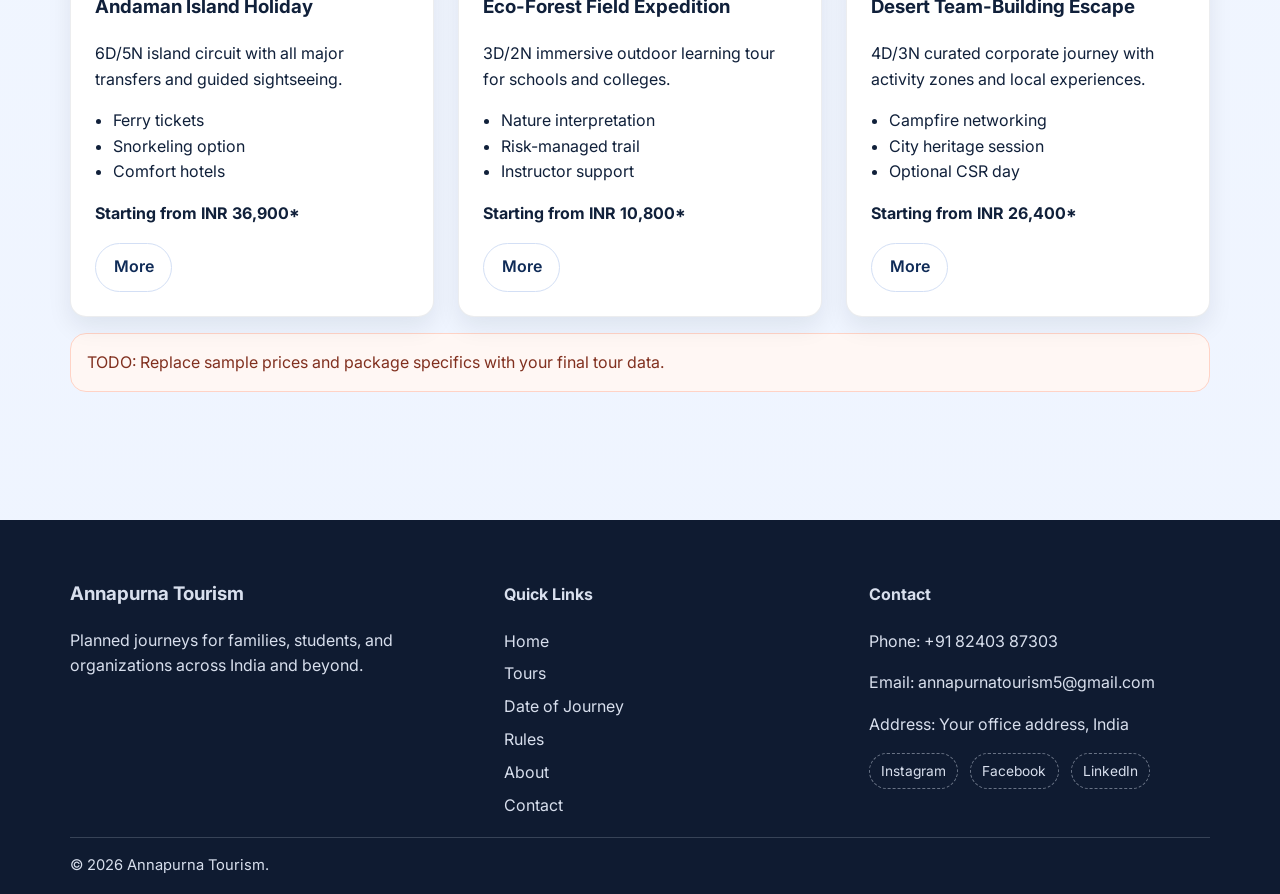
<file: tours.html>
<!DOCTYPE html>
<html lang="en">
  <head>
    <meta charset="UTF-8" />
    <meta name="viewport" content="width=device-width, initial-scale=1.0" />
    <title>Tours | Annapurna Tourism</title>
    <meta name="description" content="Browse family, school/college, and corporate tour packages by Annapurna Tourism." />
    <link rel="preconnect" href="https://fonts.googleapis.com" />
    <link rel="preconnect" href="https://fonts.gstatic.com" crossorigin />
    <link href="https://fonts.googleapis.com/css2?family=Inter:wght@400;500;600;700;800&display=swap" rel="stylesheet" />
    <link rel="stylesheet" href="assets/css/styles.css" />
  </head>
  <body>
    <a class="skip-link" href="#main">Skip to content</a>
    <header class="site-header">
      <div class="container header-inner">
        <a class="brand" href="index.html"><img class="logo-image" src="assets/images/logo-final.png" alt="Annapurna Tourism logo" /><span class="brand-name">Annapurna Travels</span></a>
        <button class="nav-toggle" aria-label="Toggle menu" aria-expanded="false" aria-controls="primaryMenu"><span></span></button>
        <nav id="primaryMenu" class="site-nav" aria-label="Primary navigation">
          <ul class="nav-list">
            <li><a class="nav-link" href="index.html">Home</a></li>
            <li><a class="nav-link active" href="tours.html">Tours</a></li>
            <li><a class="nav-link" href="date-of-journey.html">Date of Journey</a></li>
            <li><a class="nav-link" href="rules.html">Rules</a></li>
            <li><a class="nav-link" href="about.html">About</a></li>
            <li><a class="nav-link" href="contact.html">Contact</a></li>
          </ul>
        </nav>
        <div class="header-actions">
          <button class="btn btn-primary" data-open-enquiry>Enquiry</button>
          <!-- TODO: Replace with your real WhatsApp number -->
          <a class="btn btn-whatsapp whatsapp-link" href="https://wa.me/918240387303" target="_blank" rel="noopener" aria-label="Chat on WhatsApp"><svg class="wa-icon" viewBox="0 0 24 24" aria-hidden="true" focusable="false"><path fill="currentColor" d="M20.52 3.48A11.86 11.86 0 0012.07 0C5.62 0 .38 5.25.38 11.71c0 2.06.54 4.07 1.56 5.85L0 24l6.63-1.9a11.7 11.7 0 005.44 1.39h.01c6.45 0 11.69-5.25 11.69-11.71 0-3.12-1.22-6.05-3.25-8.3Zm-8.45 18.02h-.01a9.7 9.7 0 01-4.95-1.36l-.35-.21-3.93 1.13 1.15-3.83-.23-.39a9.73 9.73 0 01-1.49-5.13C2.26 6.34 6.7 1.9 12.07 1.9c2.58 0 5 1.01 6.82 2.84a9.74 9.74 0 012.82 6.94c0 5.37-4.35 9.72-9.64 9.82Zm5.33-7.23c-.29-.15-1.7-.84-1.97-.94-.26-.1-.45-.15-.64.15-.19.29-.73.94-.9 1.13-.16.2-.33.22-.62.08-.29-.15-1.2-.44-2.29-1.4-.85-.75-1.42-1.67-1.59-1.95-.17-.29-.02-.45.13-.6.13-.13.29-.34.44-.51.15-.17.2-.29.29-.49.1-.2.05-.37-.02-.52-.08-.15-.64-1.56-.88-2.14-.23-.56-.47-.48-.64-.49h-.55c-.2 0-.52.07-.8.37-.27.29-1.05 1.03-1.05 2.52 0 1.49 1.08 2.92 1.23 3.12.15.2 2.12 3.24 5.14 4.54.72.31 1.28.49 1.72.63.72.23 1.38.2 1.9.12.58-.09 1.7-.69 1.94-1.36.24-.67.24-1.24.17-1.36-.07-.12-.26-.2-.55-.35Z"/></svg><span>WhatsApp</span></a>
        </div>
      </div>
      <div class="announcement"><div class="container"><div class="announcement-track">Handpicked departures now open • Family holidays • Student travel • Corporate retreats • Handpicked departures now open • Family holidays • Student travel • Corporate retreats</div></div></div>
    </header>

    <main id="main" class="section">
      <div class="container">
        <p class="kicker">Browse Packages</p>
        <h1 class="section-title">Tours</h1>
        <p class="section-lead">Select a category to filter package ideas. All durations and prices below are editable placeholders.</p>

        <div class="filters" role="tablist" aria-label="Filter tours by category">
          <button class="filter-pill active" data-filter="all">All</button>
          <button class="filter-pill" data-filter="family">Family</button>
          <button class="filter-pill" data-filter="school">School &amp; College</button>
          <button class="filter-pill" data-filter="corporate">Corporate</button>
        </div>

        <div class="card-grid cols-3">
          <article class="card tour-card reveal" data-tour-category="family"><h3>Meghalaya Waterfall Trail</h3><p>6D/5N scenic circuit with comfortable pacing for multi-generation families.</p><ul><li>Nature walks</li><li>Private transfers</li><li>Family stay plans</li></ul><p><strong>Starting from INR 27,900*</strong></p><a class="btn btn-secondary" href="itinerary.html">More</a></article>
          <article class="card tour-card reveal" data-tour-category="family"><h3>Royal Rajasthan Highlights</h3><p>7D/6N heritage and culture with balanced sightseeing and leisure windows.</p><ul><li>Fort visits</li><li>Local culture evening</li><li>Guided city tours</li></ul><p><strong>Starting from INR 31,500*</strong></p><a class="btn btn-secondary" href="itinerary.html">More</a></article>
          <article class="card tour-card reveal" data-tour-category="family"><h3>Kerala Backwater Bliss</h3><p>5D/4N premium tropical break with curated meals and local experiences.</p><ul><li>Houseboat day cruise</li><li>Spice garden visit</li><li>Beach evening</li></ul><p><strong>Starting from INR 25,800*</strong></p><a class="btn btn-secondary" href="itinerary.html">More</a></article>

          <article class="card tour-card reveal" data-tour-category="school"><h3>Bengal Heritage Study Tour</h3><p>4D/3N structured learning route for school groups with mentor support.</p><ul><li>Museum modules</li><li>Safety briefing</li><li>Faculty coordination</li></ul><p><strong>Starting from INR 12,900*</strong></p><a class="btn btn-secondary" href="itinerary.html">More</a></article>
          <article class="card tour-card reveal" data-tour-category="school"><h3>Science &amp; Space Learning Camp</h3><p>5D/4N student-friendly travel focused on science centers and labs.</p><ul><li>STEM activities</li><li>Group accommodation</li><li>Night sky observation</li></ul><p><strong>Starting from INR 15,400*</strong></p><a class="btn btn-secondary" href="itinerary.html">More</a></article>
          <article class="card tour-card reveal" data-tour-category="school"><h3>South India Culture Circuit</h3><p>6D/5N college trip blending history, architecture, and campus bonding.</p><ul><li>Temple architecture tour</li><li>Coach transport</li><li>Group meal plans</li></ul><p><strong>Starting from INR 18,600*</strong></p><a class="btn btn-secondary" href="itinerary.html">More</a></article>

          <article class="card tour-card reveal" data-tour-category="corporate"><h3>Coorg Leadership Retreat</h3><p>4D/3N offsite package with workshop setup and premium stay logistics.</p><ul><li>Meeting hall block</li><li>Team activities</li><li>Managed transfers</li></ul><p><strong>Starting from INR 23,900*</strong></p><a class="btn btn-secondary" href="itinerary.html">More</a></article>
          <article class="card tour-card reveal" data-tour-category="corporate"><h3>Goa Work &amp; Unwind</h3><p>3D/2N corporate recharge itinerary with productivity and leisure balance.</p><ul><li>Conference setup</li><li>Beachside dinner</li><li>Airport support</li></ul><p><strong>Starting from INR 19,900*</strong></p><a class="btn btn-secondary" href="itinerary.html">More</a></article>
          <article class="card tour-card reveal" data-tour-category="corporate"><h3>Himalayan Strategy Camp</h3><p>5D/4N high-focus retreat designed for leadership and innovation teams.</p><ul><li>Breakout sessions</li><li>Wellness add-ons</li><li>Dedicated tour manager</li></ul><p><strong>Starting from INR 29,300*</strong></p><a class="btn btn-secondary" href="itinerary.html">More</a></article>

          <article class="card tour-card reveal" data-tour-category="family"><h3>Andaman Island Holiday</h3><p>6D/5N island circuit with all major transfers and guided sightseeing.</p><ul><li>Ferry tickets</li><li>Snorkeling option</li><li>Comfort hotels</li></ul><p><strong>Starting from INR 36,900*</strong></p><a class="btn btn-secondary" href="itinerary.html">More</a></article>
          <article class="card tour-card reveal" data-tour-category="school"><h3>Eco-Forest Field Expedition</h3><p>3D/2N immersive outdoor learning tour for schools and colleges.</p><ul><li>Nature interpretation</li><li>Risk-managed trail</li><li>Instructor support</li></ul><p><strong>Starting from INR 10,800*</strong></p><a class="btn btn-secondary" href="itinerary.html">More</a></article>
          <article class="card tour-card reveal" data-tour-category="corporate"><h3>Desert Team-Building Escape</h3><p>4D/3N curated corporate journey with activity zones and local experiences.</p><ul><li>Campfire networking</li><li>City heritage session</li><li>Optional CSR day</li></ul><p><strong>Starting from INR 26,400*</strong></p><a class="btn btn-secondary" href="itinerary.html">More</a></article>
        </div>

        <p class="callout">TODO: Replace sample prices and package specifics with your final tour data.</p>
      </div>
    </main>

    <footer class="site-footer">
      <div class="container footer-grid">
        <div><h3>Annapurna Tourism</h3><p>Planned journeys for families, students, and organizations across India and beyond.</p></div>
        <div><h4>Quick Links</h4><ul class="footer-links"><li><a href="index.html">Home</a></li><li><a href="tours.html">Tours</a></li><li><a href="date-of-journey.html">Date of Journey</a></li><li><a href="rules.html">Rules</a></li><li><a href="about.html">About</a></li><li><a href="contact.html">Contact</a></li></ul></div>
        <div>
          <!-- TODO: Replace with real phone/email/address -->
          <h4>Contact</h4><p>Phone: +91 82403 87303</p><p>Email: annapurnatourism5@gmail.com</p><p>Address: Your office address, India</p><div class="social-row"><span class="social-icon">Instagram</span><span class="social-icon">Facebook</span><span class="social-icon">LinkedIn</span></div>
        </div>
      </div>
      <div class="container footer-bottom">© <span id="year"></span> Annapurna Tourism.</div>
    </footer>

    <div class="modal" id="enquiryModal" aria-hidden="true">
      <div class="modal-card" role="dialog" aria-modal="true" aria-labelledby="modalTitle">
        <button class="modal-close" data-close-modal aria-label="Close enquiry form">×</button>
        <h2 id="modalTitle">Quick Enquiry</h2>
        <form id="quickEnquiryForm" class="field-grid">
          <div class="field-grid cols-2"><div class="field"><label for="q-name">Name</label><input id="q-name" name="name" required /></div><div class="field"><label for="q-phone">Phone / WhatsApp</label><input id="q-phone" name="phone" required /></div></div>
          <div class="field-grid cols-2"><div class="field"><label for="q-email">Email</label><input id="q-email" name="email" type="email" /></div><div class="field"><label for="q-tripType">Trip Type</label><select id="q-tripType" name="tripType"><option>Family</option><option>School &amp; College</option><option>Corporate</option></select></div></div>
          <div class="field-grid cols-2"><div class="field"><label for="q-destination">Destination</label><input id="q-destination" name="destination" /></div><div class="field"><label for="q-dates">Dates</label><input id="q-dates" name="dates" /></div></div>
          <div class="field-grid cols-2"><div class="field"><label for="q-travelers">Travelers</label><input id="q-travelers" name="travelers" /></div><div class="field"><label for="q-budget">Budget</label><input id="q-budget" name="budget" /></div></div>
          <div class="field"><label for="q-message">Message</label><textarea id="q-message" name="message" rows="3"></textarea></div>
          <button class="btn btn-primary" type="submit">Send Enquiry</button>
          <p class="success-msg" aria-live="polite"></p>
        </form>
      </div>
    </div>

    <script src="assets/js/main.js"></script>
  </body>
</html>
</file>
<file: assets/css/styles.css>
:root {
  --color-bg: #f4f8ff;
  --color-surface: #ffffff;
  --color-text: #10203a;
  --color-muted: #465b7e;
  --color-primary: #0f2b57;
  --color-accent: #ff6b3d;
  --color-accent-strong: #ff3f73;
  --color-border: #d3dff5;
  --color-success: #1f8f56;
  --shadow-soft: 0 10px 24px rgba(15, 23, 42, 0.08);
  --radius-sm: 10px;
  --radius-md: 16px;
  --radius-lg: 24px;
  --space-1: 0.5rem;
  --space-2: 0.75rem;
  --space-3: 1rem;
  --space-4: 1.5rem;
  --space-5: 2rem;
  --space-6: 3rem;
  --container: 1140px;
}

* {
  box-sizing: border-box;
}

html {
  scroll-behavior: smooth;
}

body {
  margin: 0;
  font-family: "Inter", -apple-system, BlinkMacSystemFont, "Segoe UI", sans-serif;
  color: var(--color-text);
  background:
    radial-gradient(circle at 12% 8%, #dff0ff 0%, transparent 33%),
    radial-gradient(circle at 90% 12%, #ffe5da 0%, transparent 30%),
    linear-gradient(180deg, #f4f8ff 0%, #eef4ff 100%);
  line-height: 1.6;
}

img {
  max-width: 100%;
  display: block;
}

a {
  color: inherit;
  text-decoration: none;
}

.skip-link {
  position: absolute;
  top: -999px;
  left: 8px;
  padding: var(--space-2) var(--space-3);
  background: var(--color-primary);
  color: #fff;
  border-radius: var(--radius-sm);
  z-index: 100;
}

.skip-link:focus {
  top: 8px;
}

.container {
  width: min(100% - 2rem, var(--container));
  margin-inline: auto;
}

.section {
  padding: clamp(2.5rem, 5vw, 4rem) 0;
}

.section-title {
  font-size: clamp(1.5rem, 2.3vw, 2.2rem);
  line-height: 1.2;
  margin: 0 0 var(--space-2);
}

.section-lead {
  color: var(--color-muted);
  margin-top: 0;
  max-width: 760px;
}

.site-header {
  position: sticky;
  top: 0;
  z-index: 40;
  backdrop-filter: blur(12px);
  background: rgba(244, 248, 255, 0.9);
  border-bottom: 1px solid rgba(15, 43, 87, 0.1);
}

.header-inner {
  display: flex;
  align-items: center;
  justify-content: space-between;
  gap: var(--space-3);
  min-height: 74px;
}

.brand {
  display: inline-flex;
  align-items: center;
  gap: 0.45rem;
  font-weight: 800;
  letter-spacing: 0.01em;
  color: var(--color-primary);
  font-size: clamp(1.1rem, 2.4vw, 1.65rem);
  line-height: 1;
}

.logo-image {
  height: 44px;
  width: auto;
  border-radius: 8px;
  flex-shrink: 0;
}

.brand-name {
  background: linear-gradient(110deg, var(--color-accent), var(--color-accent-strong), #9345ff);
  -webkit-background-clip: text;
  background-clip: text;
  color: transparent;
  font-weight: 800;
  letter-spacing: 0.01em;
  font-size: clamp(1rem, 1.5vw, 1.35rem);
  white-space: nowrap;
}

.nav-toggle {
  border: 1px solid var(--color-border);
  border-radius: var(--radius-sm);
  background: #fff;
  padding: 0.55rem;
  display: inline-flex;
  align-items: center;
  justify-content: center;
}

.nav-toggle span {
  width: 20px;
  height: 2px;
  background: var(--color-primary);
  display: block;
  position: relative;
}

.nav-toggle span::before,
.nav-toggle span::after {
  content: "";
  position: absolute;
  left: 0;
  width: 20px;
  height: 2px;
  background: var(--color-primary);
}

.nav-toggle span::before {
  top: -6px;
}

.nav-toggle span::after {
  top: 6px;
}

.site-nav {
  position: absolute;
  inset: 74px 0 auto;
  background: #fff;
  border-bottom: 1px solid var(--color-border);
  display: none;
}

.site-nav.open {
  display: block;
}

.nav-list {
  list-style: none;
  margin: 0;
  padding: var(--space-3) 1rem;
  display: grid;
  gap: var(--space-2);
}

.nav-link {
  color: var(--color-muted);
  font-weight: 500;
}

.nav-link:hover,
.nav-link.active {
  color: var(--color-primary);
}

.header-actions {
  display: none;
  align-items: center;
  gap: var(--space-2);
}

.btn {
  border: none;
  border-radius: 999px;
  padding: 0.68rem 1.1rem;
  font-weight: 600;
  cursor: pointer;
  transition: transform 0.2s ease, box-shadow 0.2s ease, background 0.2s ease;
  display: inline-flex;
  align-items: center;
  gap: 0.45rem;
}

.btn:hover {
  transform: translateY(-1px);
}

.btn:focus-visible,
.nav-toggle:focus-visible,
input:focus-visible,
textarea:focus-visible,
select:focus-visible {
  outline: 3px solid rgba(242, 109, 79, 0.4);
  outline-offset: 2px;
}

.btn-primary {
  background: linear-gradient(110deg, var(--color-accent), var(--color-accent-strong), #9345ff);
  color: #fff;
  box-shadow: 0 10px 24px rgba(255, 63, 115, 0.3);
}

.btn-secondary {
  background: #fff;
  border: 1px solid var(--color-border);
  color: var(--color-primary);
}

.btn-whatsapp {
  background: linear-gradient(120deg, #25d366, #16b955);
  color: #fff;
  border: none;
  box-shadow: 0 10px 22px rgba(22, 185, 85, 0.32);
}

.btn-whatsapp:hover {
  box-shadow: 0 12px 24px rgba(22, 185, 85, 0.38);
}

.wa-icon {
  width: 1.1rem;
  height: 1.1rem;
  flex-shrink: 0;
}

.announcement {
  border-top: 1px solid rgba(15, 43, 87, 0.08);
  border-bottom: 1px solid rgba(15, 43, 87, 0.08);
  background: linear-gradient(90deg, #fff 0%, #f7fbff 50%, #fff4ef 100%);
  overflow: hidden;
}

.announcement-track {
  padding: 0.6rem 0;
  font-size: 0.92rem;
  color: var(--color-muted);
  white-space: nowrap;
  animation: ticker 24s linear infinite;
}

@keyframes ticker {
  0% {
    transform: translateX(0);
  }
  100% {
    transform: translateX(-50%);
  }
}

.hero {
  padding: clamp(3.2rem, 8vw, 6rem) 0;
}

.hero-grid {
  display: grid;
  gap: var(--space-5);
  align-items: center;
}

.hero h1 {
  font-size: clamp(2rem, 4vw, 3.4rem);
  line-height: 1.1;
  margin: 0 0 var(--space-3);
}

.hero p {
  color: var(--color-muted);
  margin-top: 0;
}

.hero-actions {
  display: flex;
  gap: var(--space-2);
  flex-wrap: wrap;
}

.hero-media {
  border-radius: var(--radius-lg);
  overflow: hidden;
  box-shadow: var(--shadow-soft);
  position: relative;
}

.hero-media img {
  width: 100%;
  height: 100%;
  object-fit: cover;
}

.hero-media::before {
  content: "";
  position: absolute;
  inset: 0;
  background: linear-gradient(150deg, rgba(15, 43, 87, 0.25), rgba(255, 63, 115, 0.16));
  pointer-events: none;
}

.hero-media.fading img {
  opacity: 0.72;
  transition: opacity 0.5s ease;
}

.card-grid {
  display: grid;
  gap: var(--space-4);
}

.card {
  background: var(--color-surface);
  border: 1px solid rgba(19, 32, 57, 0.08);
  border-radius: var(--radius-md);
  padding: var(--space-4);
  box-shadow: var(--shadow-soft);
}

.featured-table,
.data-table {
  width: 100%;
  border-collapse: collapse;
  font-size: 0.94rem;
}

.featured-table th,
.featured-table td,
.data-table th,
.data-table td {
  border-bottom: 1px solid var(--color-border);
  padding: 0.6rem 0.4rem;
  text-align: left;
}

.table-wrap {
  overflow-x: auto;
  border: 1px solid var(--color-border);
  border-radius: var(--radius-md);
  background: #fff;
}

.destination-card {
  position: relative;
  border-radius: var(--radius-md);
  overflow: hidden;
  min-height: 220px;
}

.destination-card img {
  width: 100%;
  height: 100%;
  object-fit: cover;
}

.destination-card span {
  position: absolute;
  left: 12px;
  bottom: 12px;
  background: rgba(19, 32, 57, 0.82);
  color: #fff;
  padding: 0.35rem 0.65rem;
  border-radius: 999px;
  font-size: 0.86rem;
}

.kicker {
  text-transform: uppercase;
  letter-spacing: 0.12em;
  font-size: 0.76rem;
  color: var(--color-accent-strong);
  font-weight: 700;
}

.filters {
  display: flex;
  flex-wrap: wrap;
  gap: var(--space-2);
  margin-bottom: var(--space-4);
}

.filter-pill {
  border: 1px solid var(--color-border);
  background: #fff;
  border-radius: 999px;
  padding: 0.45rem 0.9rem;
  font-weight: 600;
  color: var(--color-muted);
  cursor: pointer;
}

.filter-pill.active {
  border-color: var(--color-accent);
  color: var(--color-accent-strong);
  background: #fff5f2;
}

.tour-card ul,
.rules-list,
.promise-list {
  padding-left: 1.1rem;
}

.testimonial {
  border-left: 4px solid var(--color-accent);
}

.cta-banner {
  background: linear-gradient(140deg, #132039, #1e355d);
  color: #fff;
  border-radius: var(--radius-lg);
  padding: clamp(1.5rem, 4vw, 2.2rem);
  display: flex;
  justify-content: space-between;
  align-items: center;
  gap: var(--space-3);
  flex-wrap: wrap;
}

.callout {
  background: #fff7f4;
  border: 1px solid #ffd3c6;
  border-radius: var(--radius-md);
  padding: var(--space-3);
  color: #81301f;
}

.field-grid {
  display: grid;
  gap: var(--space-3);
}

.field label {
  display: block;
  font-weight: 600;
  margin-bottom: 0.35rem;
}

input,
select,
textarea {
  width: 100%;
  border: 1px solid var(--color-border);
  border-radius: var(--radius-sm);
  padding: 0.72rem 0.76rem;
  font: inherit;
  background: #fff;
}

.success-msg {
  color: var(--color-success);
  font-weight: 600;
}

.site-footer {
  margin-top: 3rem;
  background: #0f1b31;
  color: #d8dfed;
  padding: 2.5rem 0 1rem;
}

.footer-grid {
  display: grid;
  gap: var(--space-4);
}

.footer-links {
  list-style: none;
  padding: 0;
  margin: 0;
  display: grid;
  gap: 0.45rem;
}

.social-row {
  display: flex;
  gap: var(--space-2);
}

.social-icon {
  border: 1px dashed rgba(216, 223, 237, 0.45);
  border-radius: 999px;
  padding: 0.35rem 0.7rem;
  font-size: 0.86rem;
}

.footer-bottom {
  border-top: 1px solid rgba(216, 223, 237, 0.2);
  margin-top: 1.2rem;
  padding-top: 1rem;
  font-size: 0.92rem;
}

.modal {
  position: fixed;
  inset: 0;
  display: none;
  align-items: center;
  justify-content: center;
  padding: var(--space-3);
  background: rgba(15, 23, 42, 0.6);
  z-index: 80;
}

.modal.open {
  display: flex;
}

.modal-card {
  width: min(100%, 620px);
  background: #fff;
  border-radius: var(--radius-md);
  padding: var(--space-4);
  position: relative;
}

.modal-close {
  position: absolute;
  right: 12px;
  top: 12px;
  border: 1px solid var(--color-border);
  border-radius: 999px;
  background: #fff;
  width: 34px;
  height: 34px;
  cursor: pointer;
}

.reveal {
  opacity: 0;
  transform: translateY(12px);
  transition: opacity 0.5s ease, transform 0.5s ease;
}

.reveal.in-view {
  opacity: 1;
  transform: translateY(0);
}

.sr-only {
  position: absolute;
  width: 1px;
  height: 1px;
  padding: 0;
  margin: -1px;
  overflow: hidden;
  clip: rect(0, 0, 0, 0);
  border: 0;
}

@media (min-width: 760px) {
  .logo-image {
    height: 56px;
  }

  .nav-toggle {
    display: none;
  }

  .site-nav {
    position: static;
    display: block;
    background: transparent;
    border: 0;
  }

  .nav-list {
    display: flex;
    align-items: center;
    gap: var(--space-3);
    padding: 0;
  }

  .header-actions {
    display: inline-flex;
  }

  .hero-grid {
    grid-template-columns: 1.1fr 0.9fr;
  }

  .card-grid.cols-2 {
    grid-template-columns: repeat(2, minmax(0, 1fr));
  }

  .card-grid.cols-3 {
    grid-template-columns: repeat(3, minmax(0, 1fr));
  }

  .card-grid.cols-4 {
    grid-template-columns: repeat(4, minmax(0, 1fr));
  }

  .footer-grid {
    grid-template-columns: 1.2fr 1fr 1fr;
  }

  .field-grid.cols-2 {
    grid-template-columns: repeat(2, minmax(0, 1fr));
  }
}
</file>
